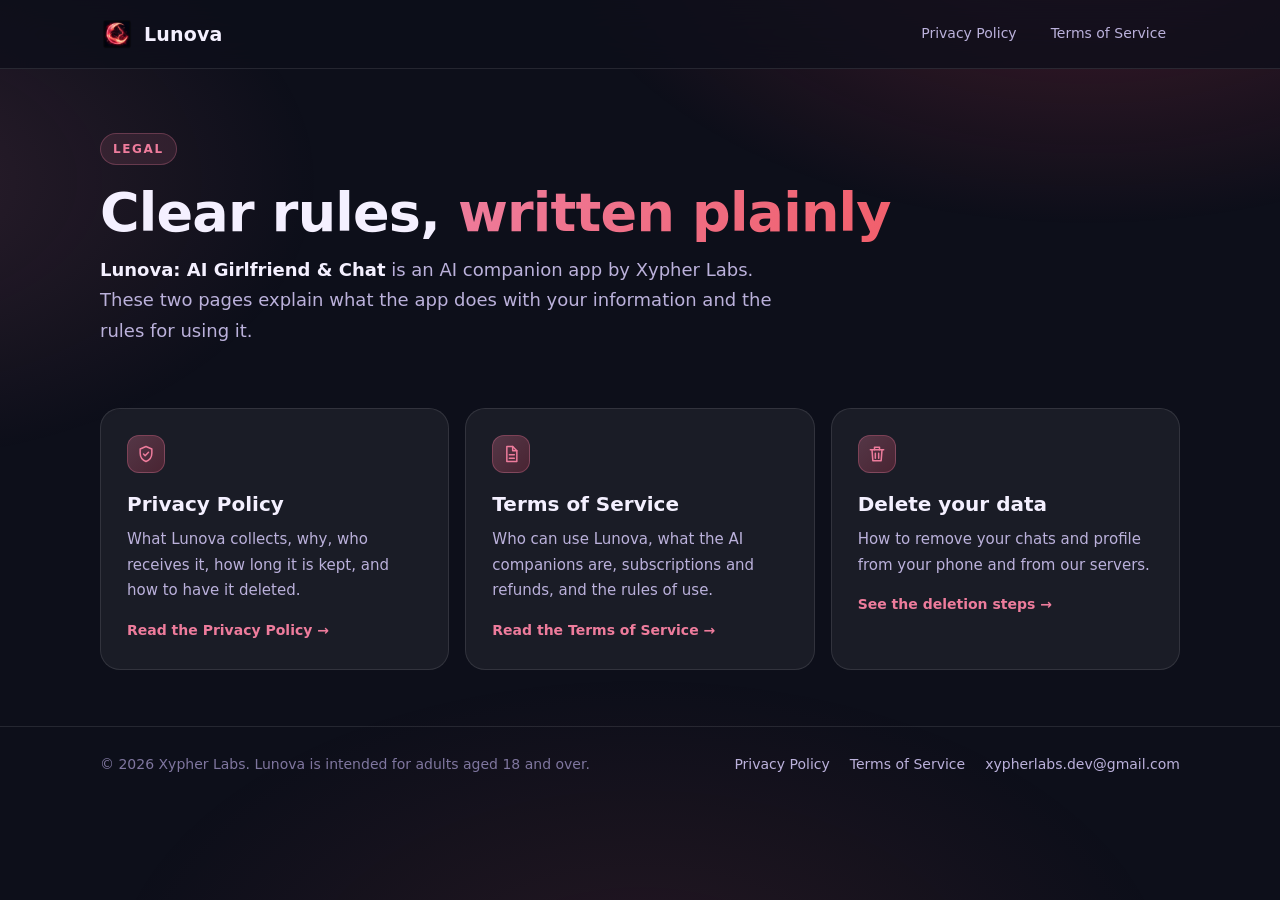
<file: index.html>
<!DOCTYPE html>
<html lang="en">
<head>
  <meta charset="utf-8">
  <meta name="viewport" content="width=device-width, initial-scale=1">
  <title>Lunova: AI Girlfriend &amp; Chat | Privacy Policy and Terms of Service</title>
  <meta name="description" content="Privacy Policy and Terms of Service for Lunova: AI Girlfriend &amp; Chat, an AI companion app by Xypher Labs.">
  <meta name="theme-color" content="#0D0F1A">
  <link rel="icon" type="image/png" href="icon.png">
  <link rel="stylesheet" href="style.css">
</head>
<body>

<header class="topbar">
  <div class="topbar-inner">
    <a class="brand" href="index.html" aria-label="Lunova home">
      <img src="icon.png" alt="" width="34" height="34">
      <span>Lunova</span>
    </a>
    <nav class="nav" aria-label="Legal pages">
      <a href="privacy.html">Privacy Policy</a>
      <a href="terms.html">Terms of Service</a>
    </nav>
  </div>
</header>

<main>
  <div class="hero">
    <span class="eyebrow">Legal</span>
    <h1>Clear rules, <span>written plainly</span></h1>
    <p class="lead"><strong>Lunova: AI Girlfriend &amp; Chat</strong> is an AI companion app by Xypher Labs. These two pages explain what the app does with your information and the rules for using it.</p>
  </div>

  <div class="links">
    <a class="card" href="privacy.html">
      <div class="icon"><svg viewBox="0 0 24 24" aria-hidden="true"><path d="M12 3l7 3v5c0 4.5-3 8.3-7 10-4-1.700-7-5.500-7-10V6l7-3z"/><path d="M9 12l2 2 4-4"/></svg></div>
      <h2>Privacy Policy</h2>
      <p>What Lunova collects, why, who receives it, how long it is kept, and how to have it deleted.</p>
      <span class="go">Read the Privacy Policy →</span>
    </a>
    <a class="card" href="terms.html">
      <div class="icon"><svg viewBox="0 0 24 24" aria-hidden="true"><path d="M7 3h7l5 5v13H7z"/><path d="M14 3v5h5"/><path d="M10 13h6M10 17h6"/></svg></div>
      <h2>Terms of Service</h2>
      <p>Who can use Lunova, what the AI companions are, subscriptions and refunds, and the rules of use.</p>
      <span class="go">Read the Terms of Service →</span>
    </a>
    <a class="card" href="privacy.html#delete-data">
      <div class="icon"><svg viewBox="0 0 24 24" aria-hidden="true"><path d="M4 7h16"/><path d="M9 7V4h6v3"/><path d="M6 7l1 13h10l1-13"/><path d="M10 11v6M14 11v6"/></svg></div>
      <h2>Delete your data</h2>
      <p>How to remove your chats and profile from your phone and from our servers.</p>
      <span class="go">See the deletion steps →</span>
    </a>
  </div>
</main>

<footer>
  <div class="footer-inner">
    <span>© 2026 Xypher Labs. Lunova is intended for adults aged 18 and over.</span>
    <nav aria-label="Footer">
      <a href="privacy.html">Privacy Policy</a>
      <a href="terms.html">Terms of Service</a>
      <a href="mailto:xypherlabs.dev@gmail.com">xypherlabs.dev@gmail.com</a>
    </nav>
  </div>
</footer>

</body>
</html>
</file>
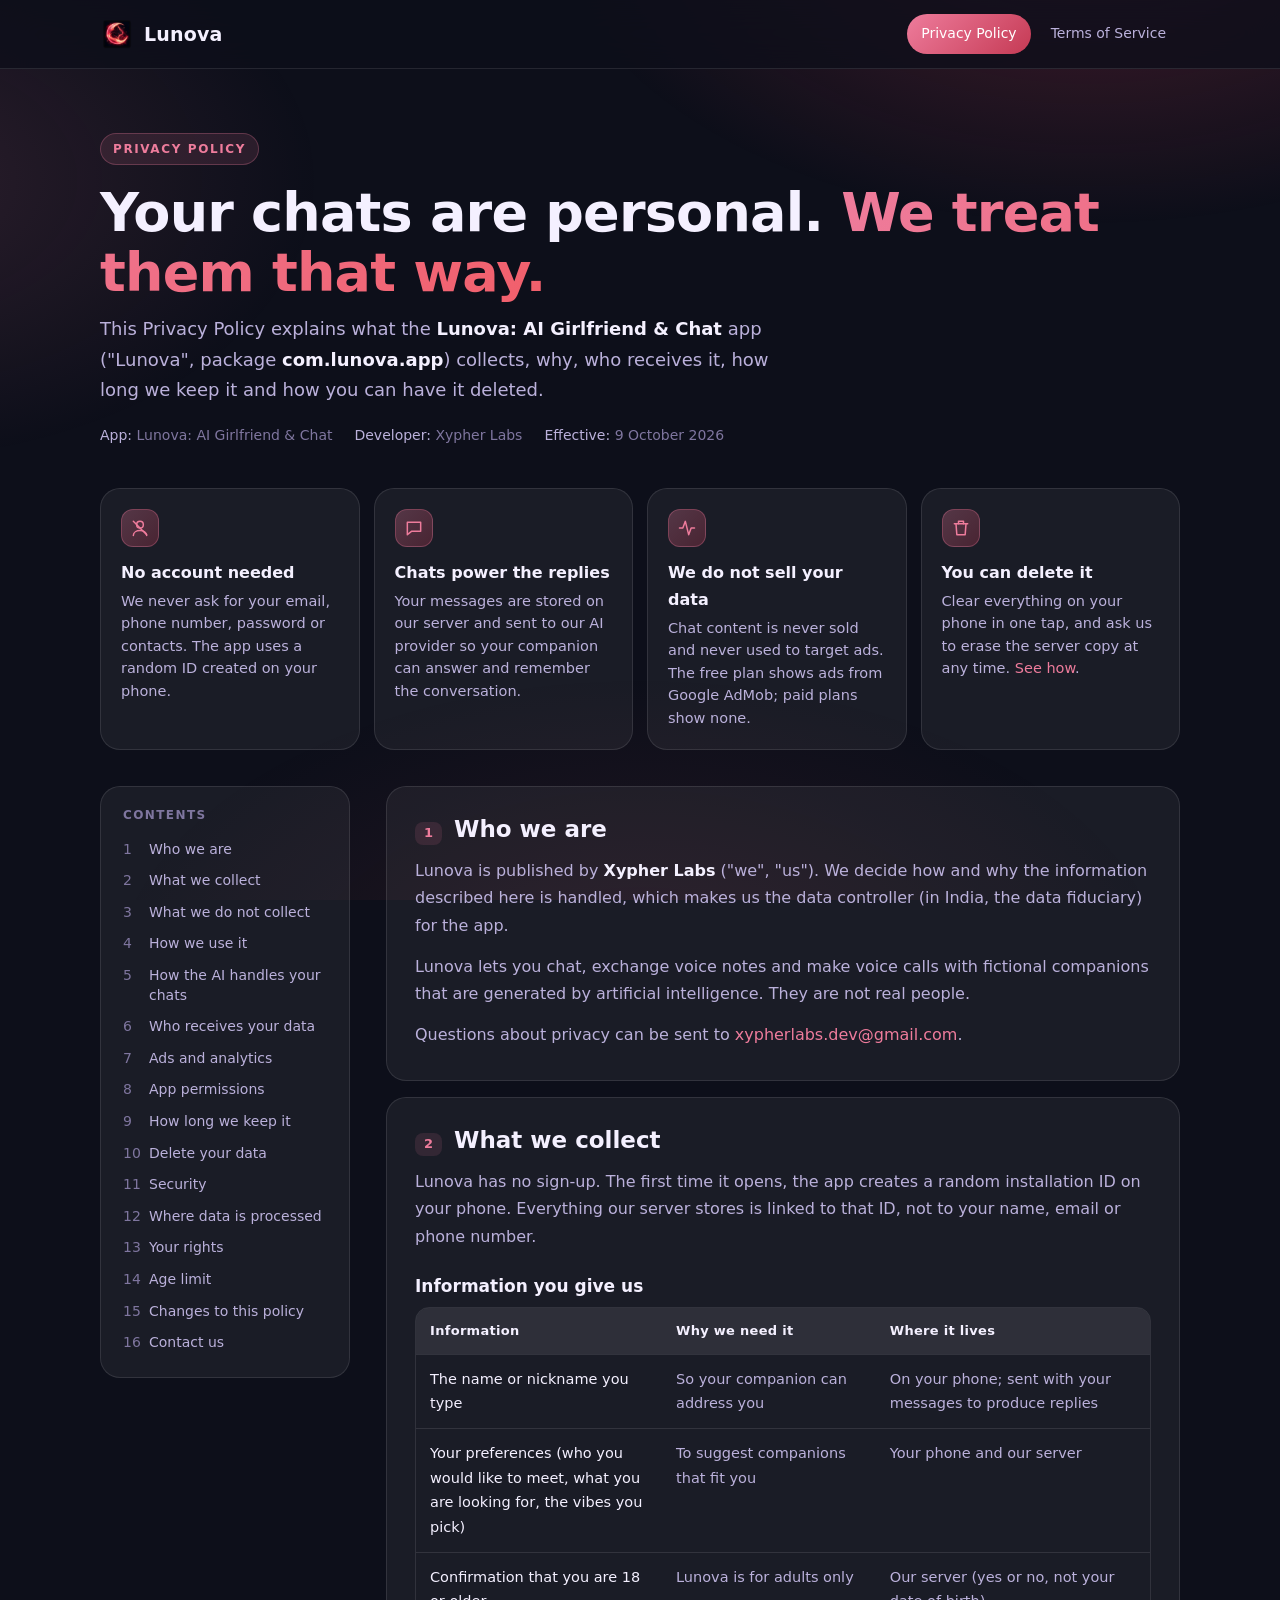
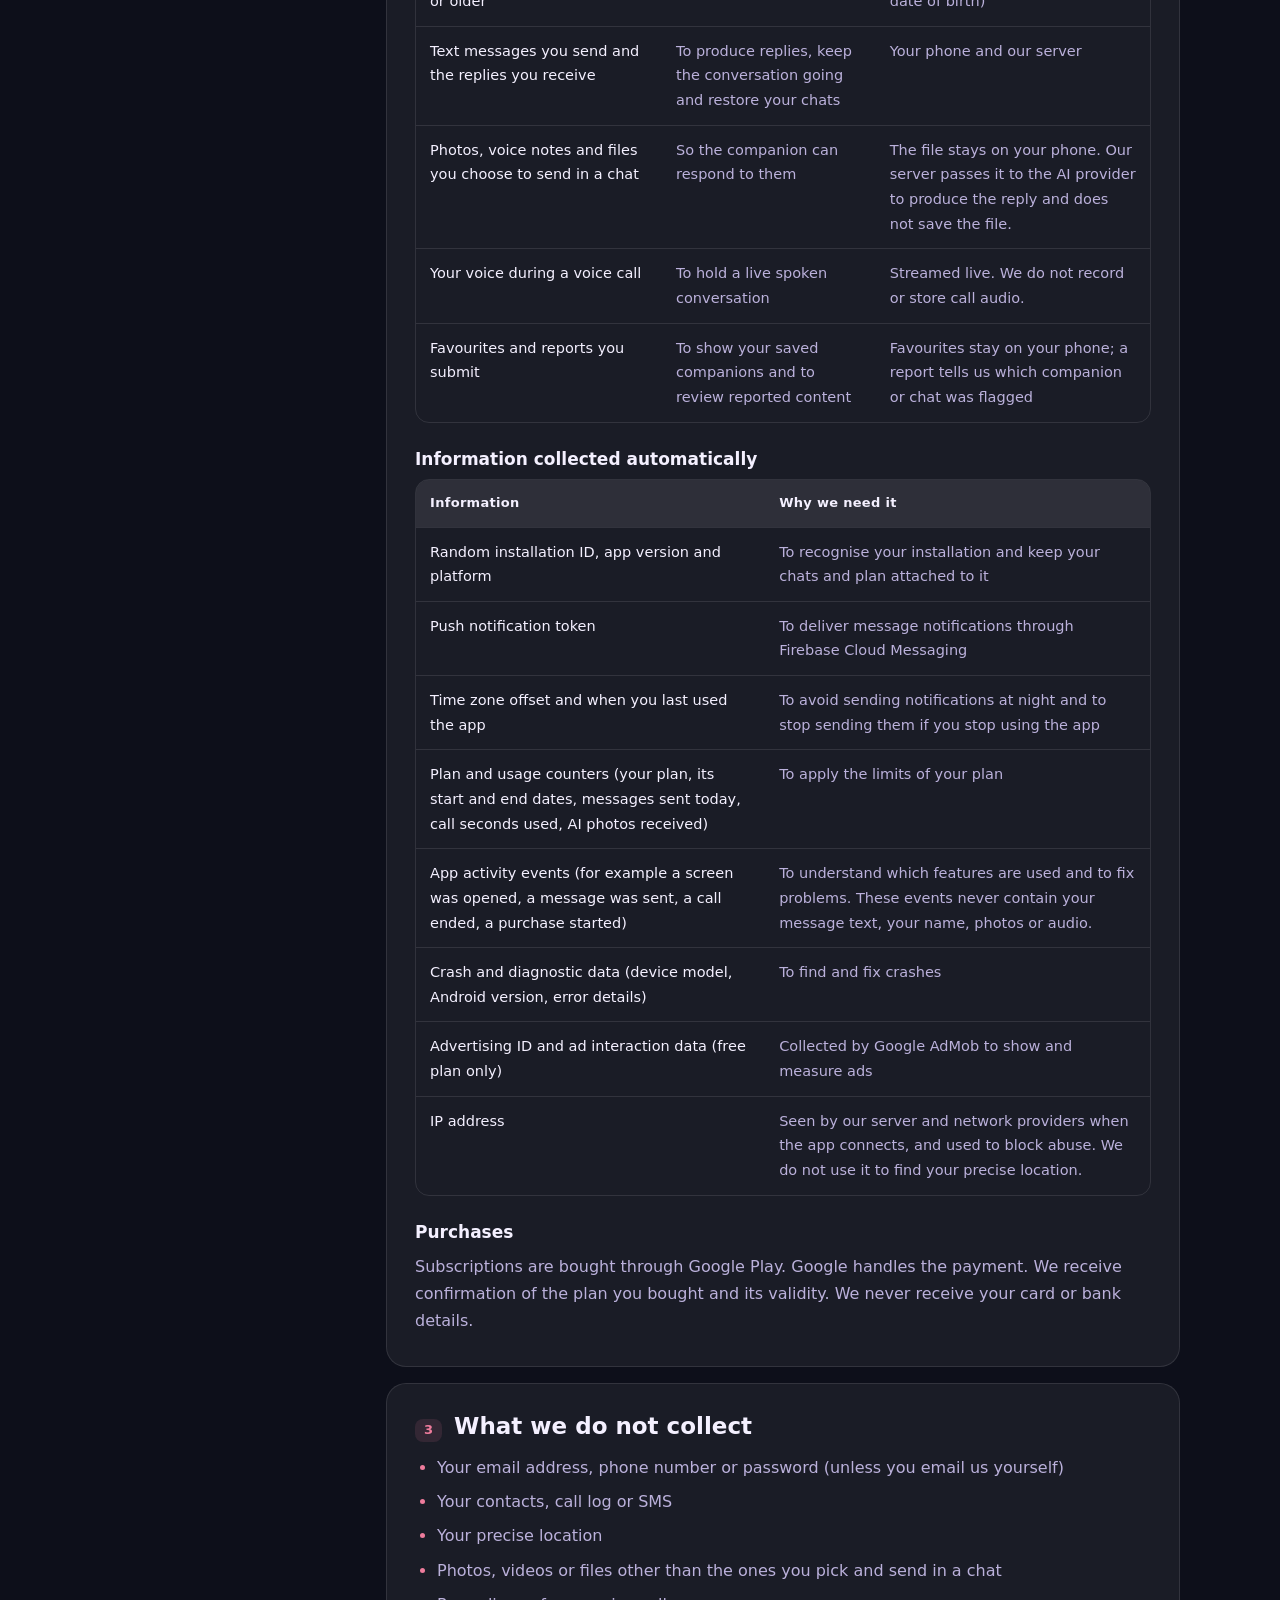
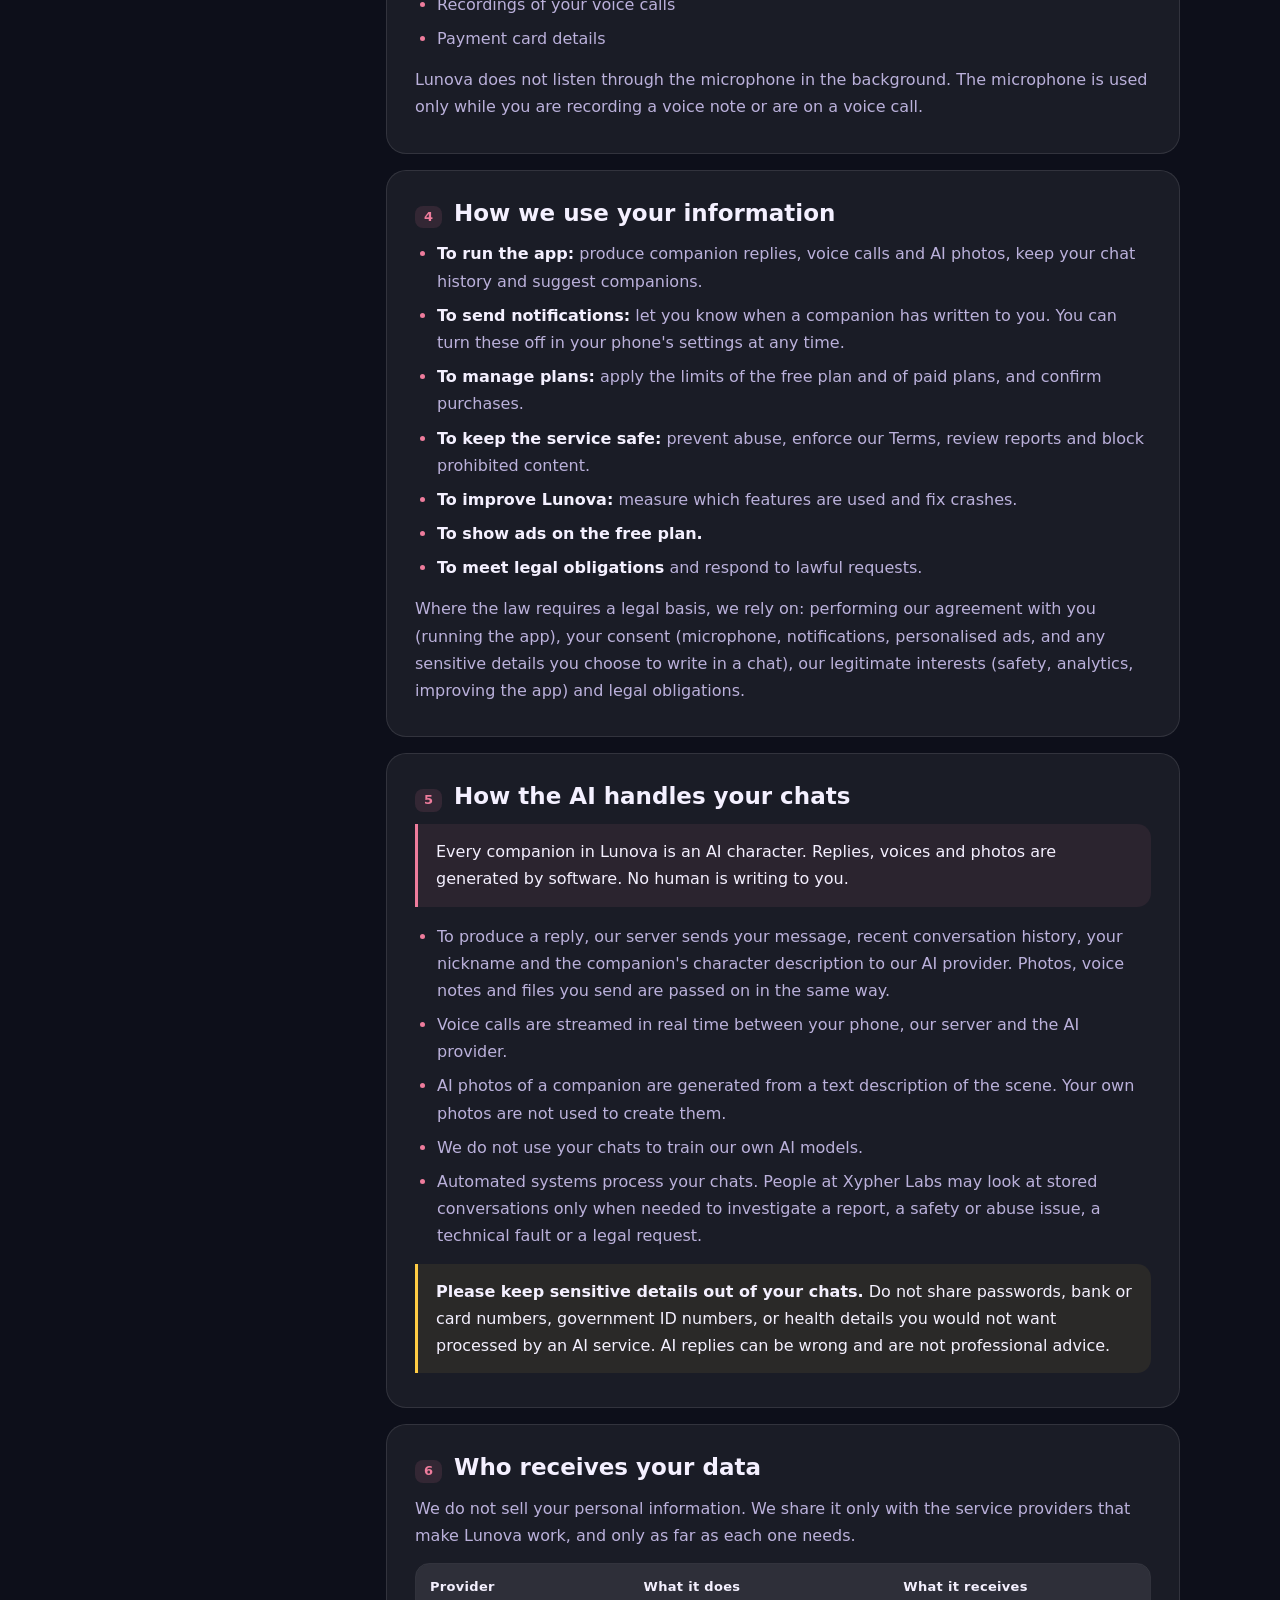
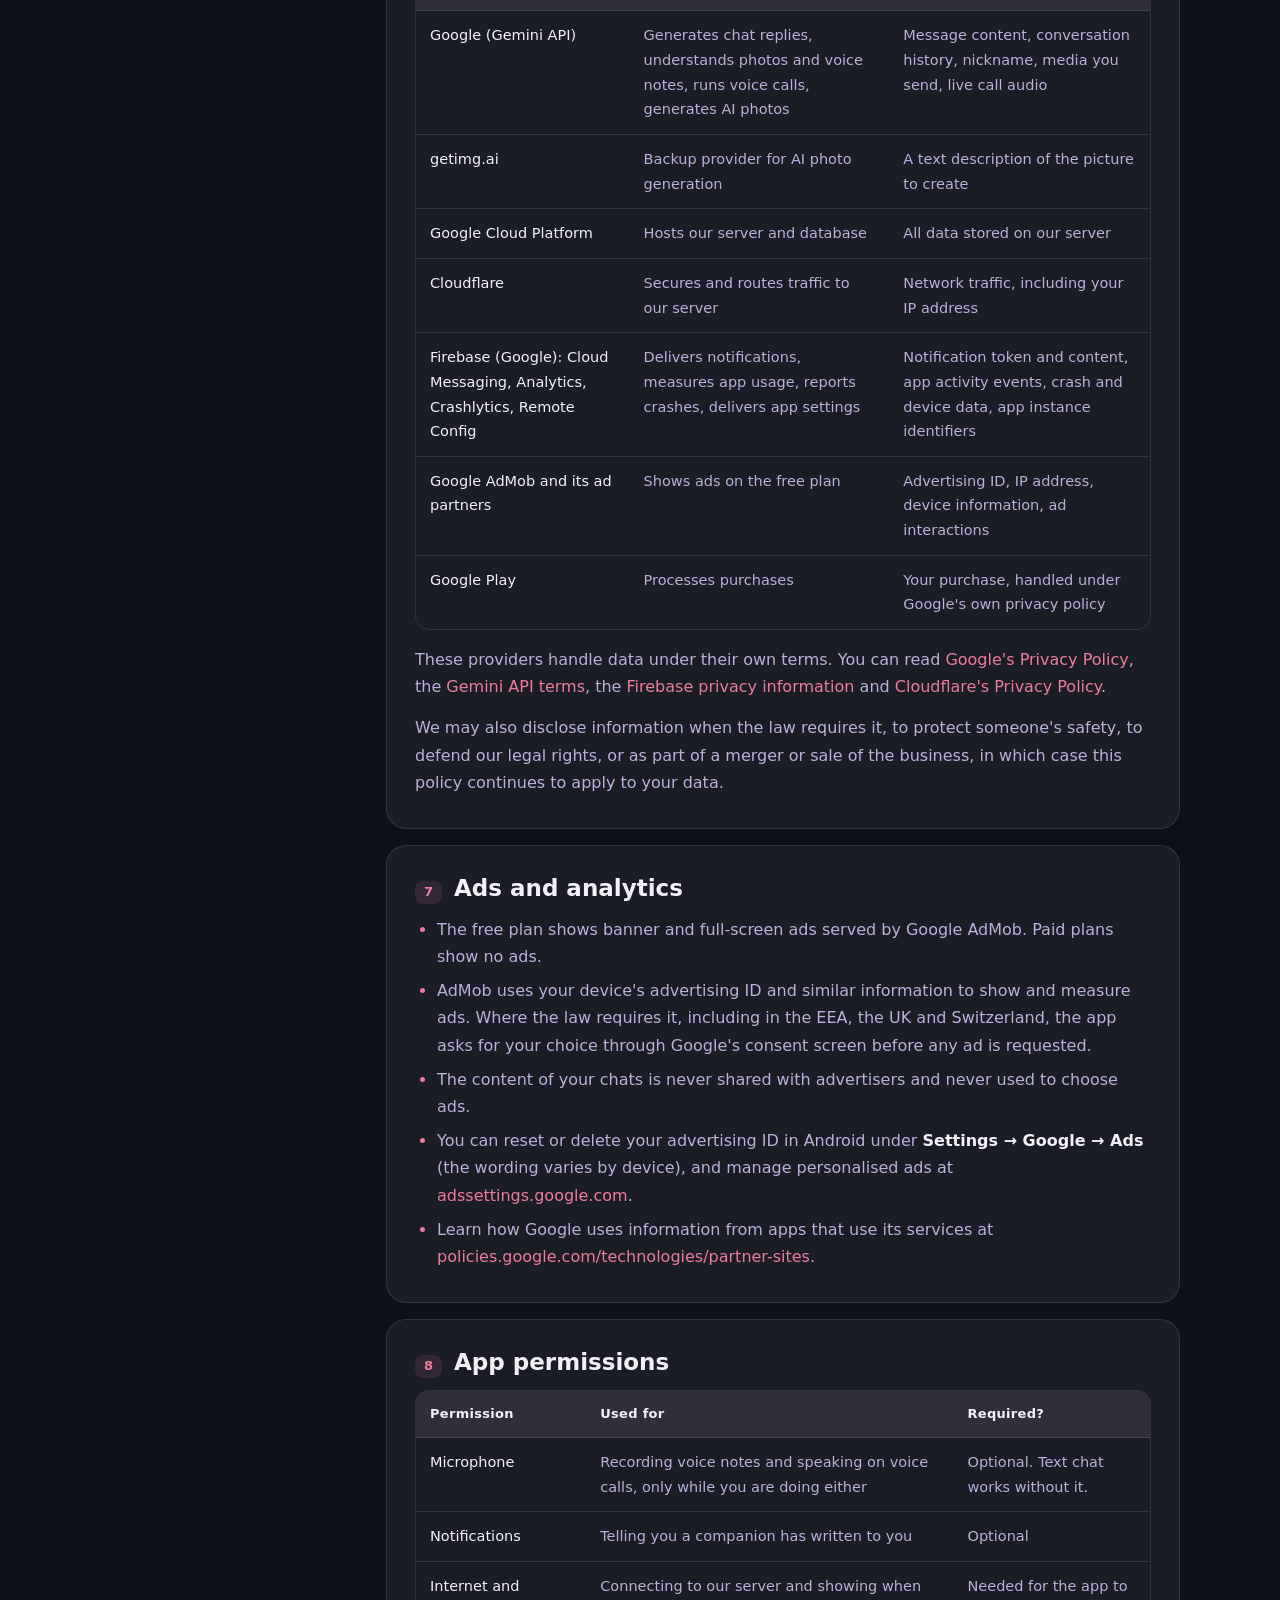
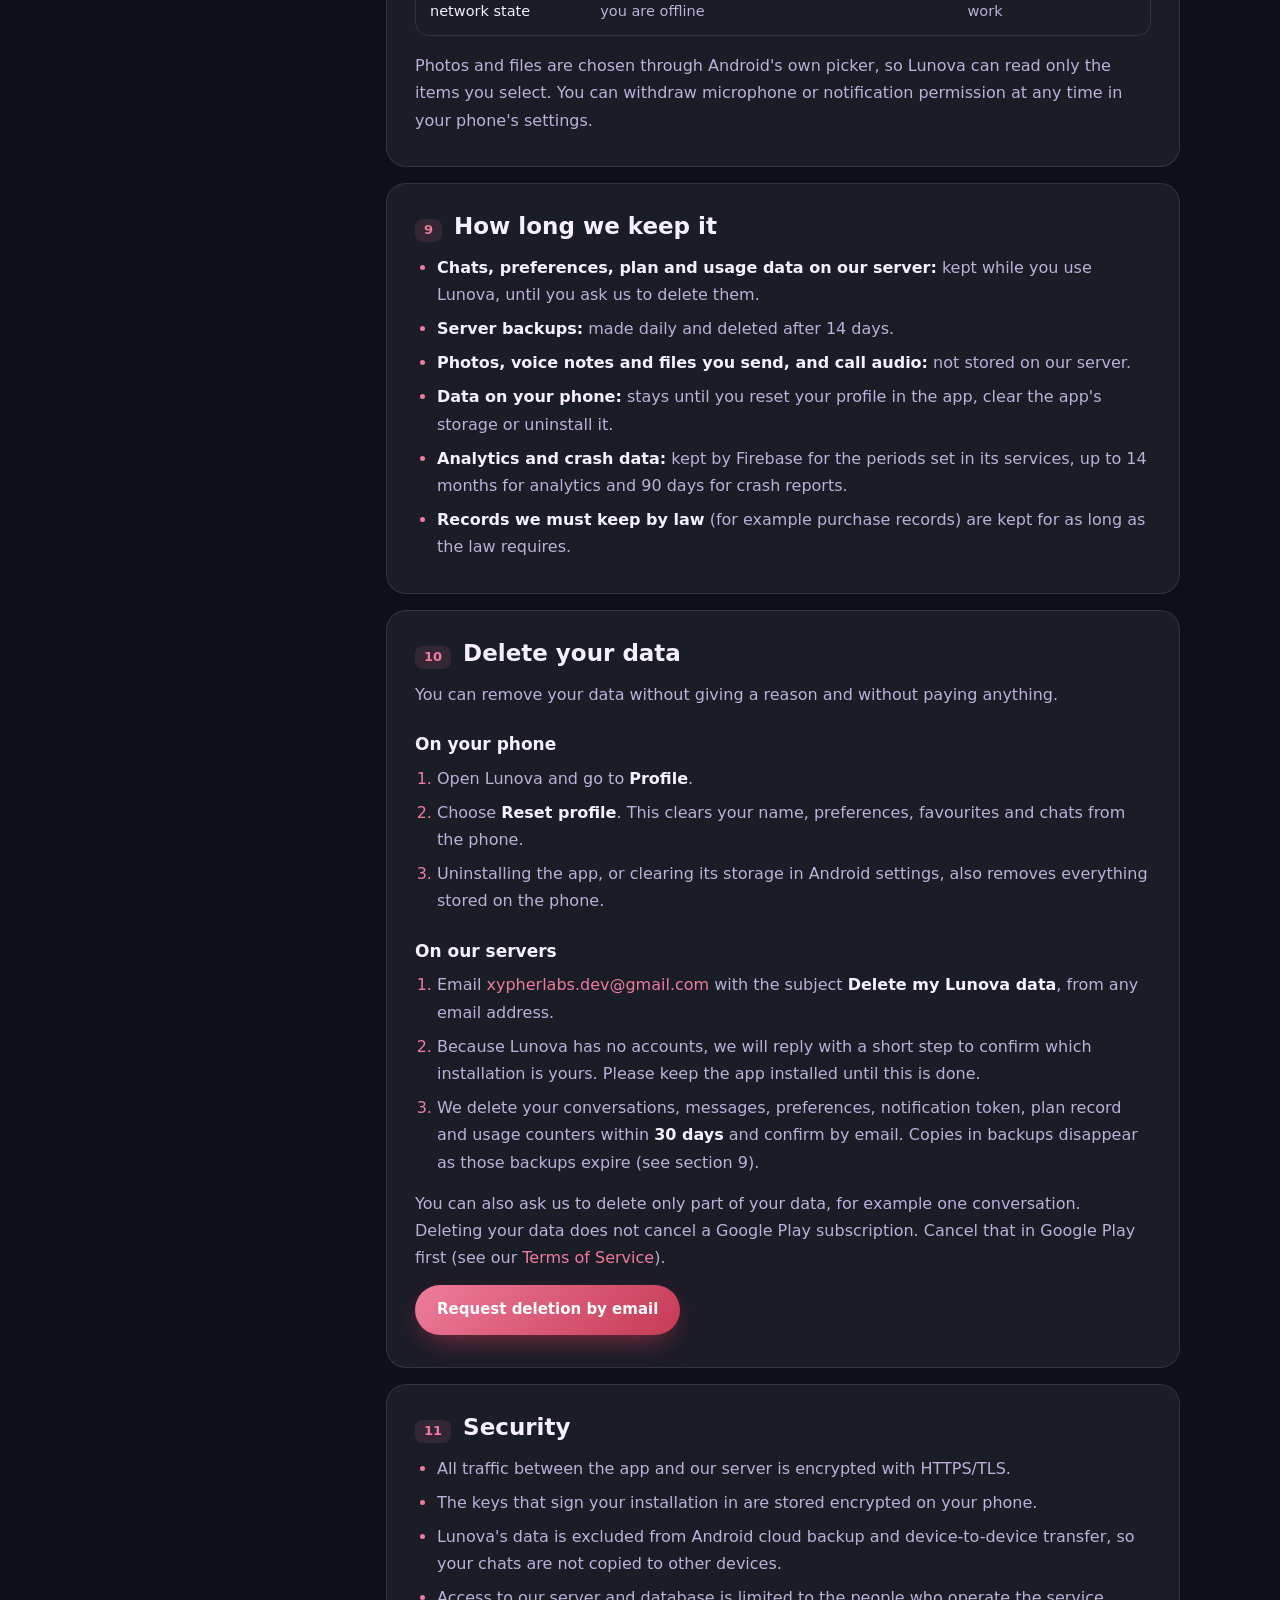
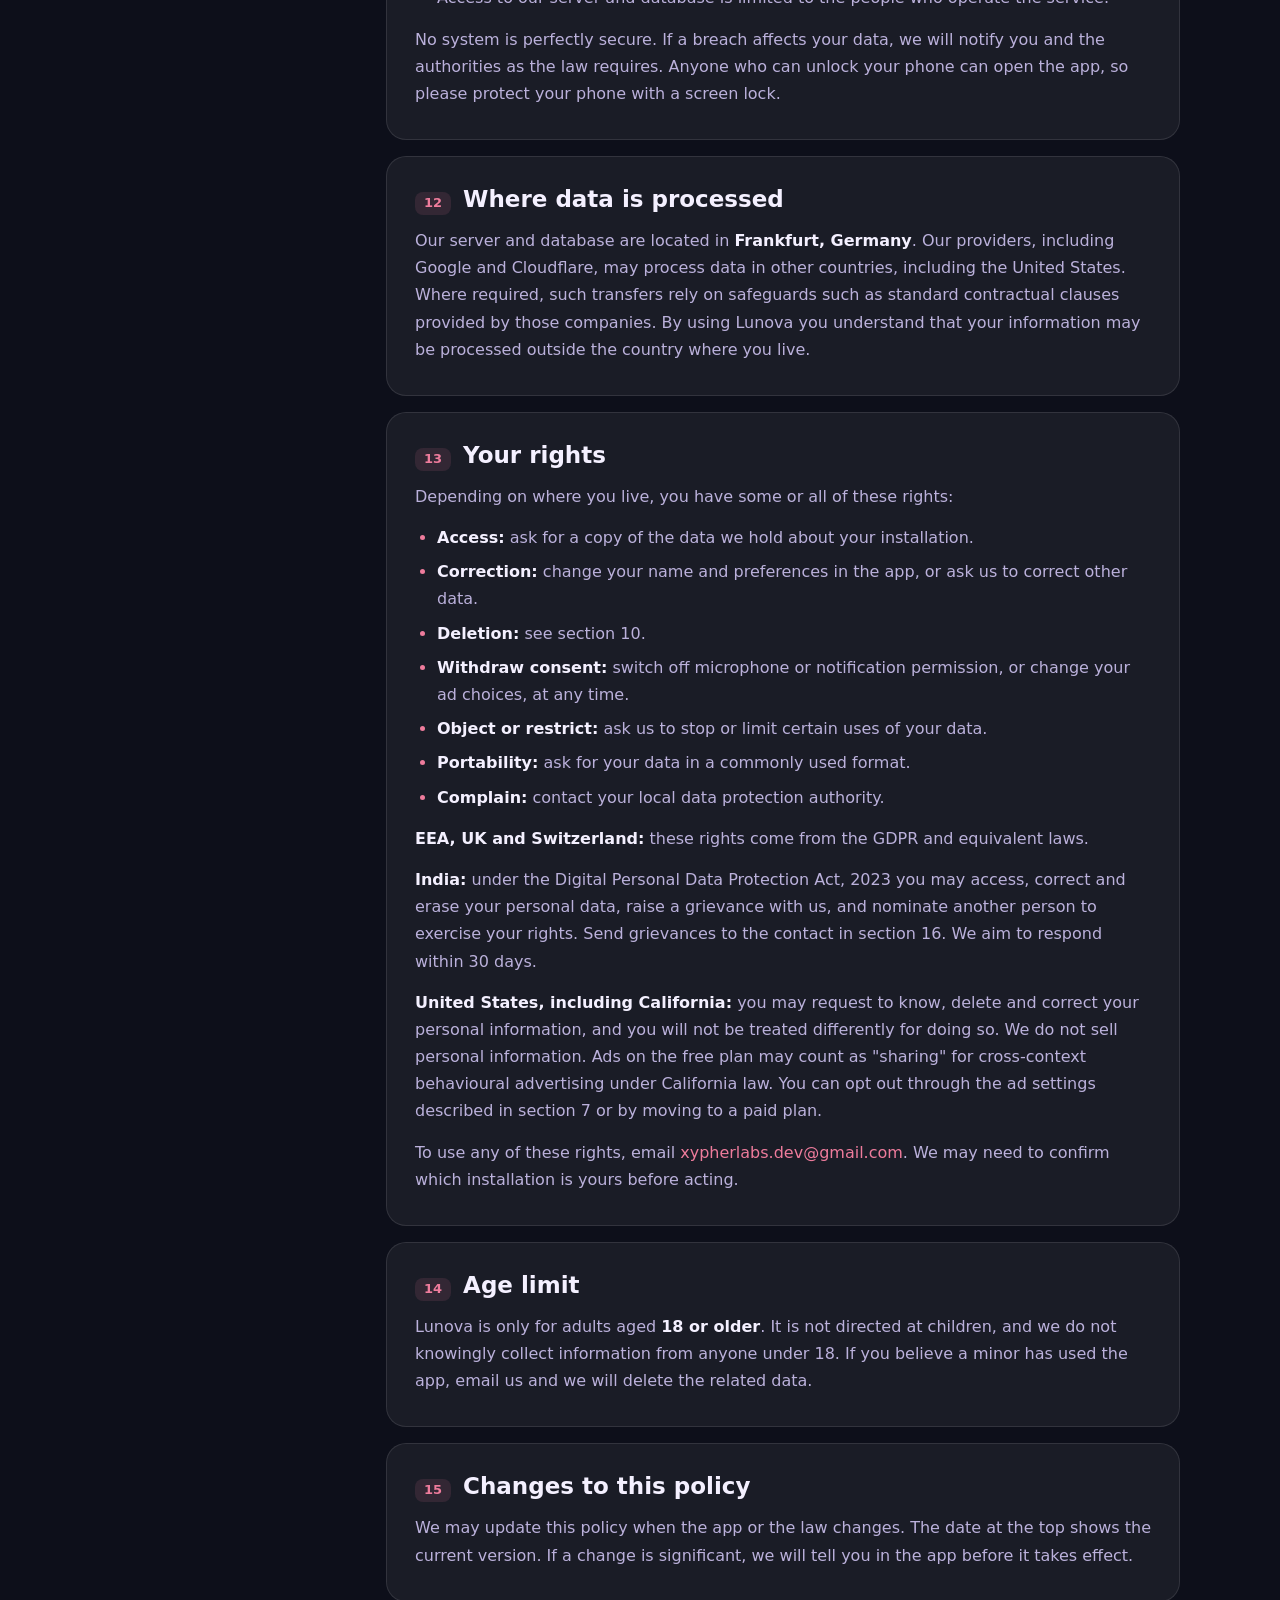
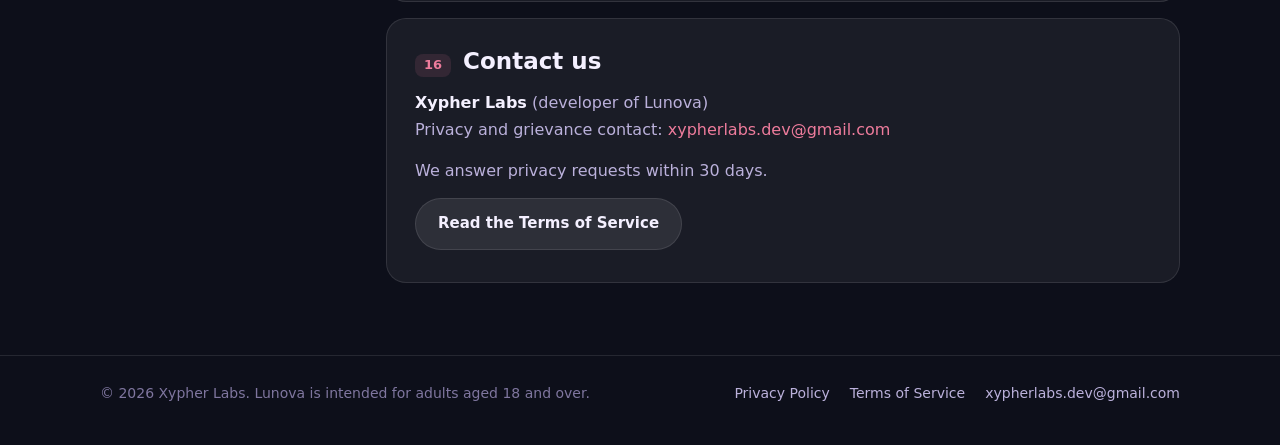
<file: privacy.html>
<!DOCTYPE html>
<html lang="en">
<head>
  <meta charset="utf-8">
  <meta name="viewport" content="width=device-width, initial-scale=1">
  <title>Privacy Policy | Lunova: AI Girlfriend &amp; Chat</title>
  <meta name="description" content="Privacy Policy for Lunova: AI Girlfriend &amp; Chat, an AI companion app by Xypher Labs: what data is collected, why, who receives it, how long it is kept and how to delete it.">
  <meta name="theme-color" content="#0D0F1A">
  <link rel="icon" type="image/png" href="icon.png">
  <link rel="stylesheet" href="style.css">
</head>
<body>

<header class="topbar">
  <div class="topbar-inner">
    <a class="brand" href="index.html" aria-label="Lunova home">
      <img src="icon.png" alt="" width="34" height="34">
      <span>Lunova</span>
    </a>
    <nav class="nav" aria-label="Legal pages">
      <a href="privacy.html" aria-current="page">Privacy Policy</a>
      <a href="terms.html">Terms of Service</a>
    </nav>
  </div>
</header>

<main>
  <div class="hero">
    <span class="eyebrow">Privacy Policy</span>
    <h1>Your chats are personal. <span>We treat them that way.</span></h1>
    <p class="lead">This Privacy Policy explains what the <strong>Lunova: AI Girlfriend &amp; Chat</strong> app ("Lunova", package <strong>com.lunova.app</strong>) collects, why, who receives it, how long we keep it and how you can have it deleted.</p>
    <div class="meta">
      <span><b>App:</b> Lunova: AI Girlfriend &amp; Chat</span>
      <span><b>Developer:</b> Xypher Labs</span>
      <span><b>Effective:</b> 9 October 2026</span>
    </div>
  </div>

  <div class="glance" aria-label="Summary">
    <div class="card">
      <div class="icon"><svg viewBox="0 0 24 24" aria-hidden="true"><circle cx="12" cy="8" r="4"/><path d="M4 21c0-4 4-6 8-6s8 2 8 6"/><path d="M4 4l16 16"/></svg></div>
      <h3>No account needed</h3>
      <p>We never ask for your email, phone number, password or contacts. The app uses a random ID created on your phone.</p>
    </div>
    <div class="card">
      <div class="icon"><svg viewBox="0 0 24 24" aria-hidden="true"><path d="M4 5h16v11H9l-5 4z"/></svg></div>
      <h3>Chats power the replies</h3>
      <p>Your messages are stored on our server and sent to our AI provider so your companion can answer and remember the conversation.</p>
    </div>
    <div class="card">
      <div class="icon"><svg viewBox="0 0 24 24" aria-hidden="true"><path d="M3 12h4l3-8 4 16 3-8h4"/></svg></div>
      <h3>We do not sell your data</h3>
      <p>Chat content is never sold and never used to target ads. The free plan shows ads from Google AdMob; paid plans show none.</p>
    </div>
    <div class="card">
      <div class="icon"><svg viewBox="0 0 24 24" aria-hidden="true"><path d="M4 7h16"/><path d="M9 7V4h6v3"/><path d="M6 7l1 13h10l1-13"/></svg></div>
      <h3>You can delete it</h3>
      <p>Clear everything on your phone in one tap, and ask us to erase the server copy at any time. <a href="#delete-data">See how</a>.</p>
    </div>
  </div>

  <div class="layout">
    <aside class="toc" aria-label="Contents">
      <h2>Contents</h2>
      <ol>
        <li><a href="#who">Who we are</a></li>
        <li><a href="#collect">What we collect</a></li>
        <li><a href="#not-collect">What we do not collect</a></li>
        <li><a href="#use">How we use it</a></li>
        <li><a href="#ai">How the AI handles your chats</a></li>
        <li><a href="#share">Who receives your data</a></li>
        <li><a href="#ads">Ads and analytics</a></li>
        <li><a href="#permissions">App permissions</a></li>
        <li><a href="#retention">How long we keep it</a></li>
        <li><a href="#delete-data">Delete your data</a></li>
        <li><a href="#security">Security</a></li>
        <li><a href="#transfers">Where data is processed</a></li>
        <li><a href="#rights">Your rights</a></li>
        <li><a href="#children">Age limit</a></li>
        <li><a href="#changes">Changes to this policy</a></li>
        <li><a href="#contact">Contact us</a></li>
      </ol>
    </aside>

    <article class="doc">

      <section id="who">
        <h2><span class="num">1</span>Who we are</h2>
        <p>Lunova is published by <strong>Xypher Labs</strong> ("we", "us"). We decide how and why the information described here is handled, which makes us the data controller (in India, the data fiduciary) for the app.</p>
        <p>Lunova lets you chat, exchange voice notes and make voice calls with fictional companions that are generated by artificial intelligence. They are not real people.</p>
        <p>Questions about privacy can be sent to <a href="mailto:xypherlabs.dev@gmail.com">xypherlabs.dev@gmail.com</a>.</p>
      </section>

      <section id="collect">
        <h2><span class="num">2</span>What we collect</h2>
        <p>Lunova has no sign-up. The first time it opens, the app creates a random installation ID on your phone. Everything our server stores is linked to that ID, not to your name, email or phone number.</p>

        <h3>Information you give us</h3>
        <div class="table-wrap">
          <table>
            <thead><tr><th>Information</th><th>Why we need it</th><th>Where it lives</th></tr></thead>
            <tbody>
              <tr><td>The name or nickname you type</td><td>So your companion can address you</td><td>On your phone; sent with your messages to produce replies</td></tr>
              <tr><td>Your preferences (who you would like to meet, what you are looking for, the vibes you pick)</td><td>To suggest companions that fit you</td><td>Your phone and our server</td></tr>
              <tr><td>Confirmation that you are 18 or older</td><td>Lunova is for adults only</td><td>Our server (yes or no, not your date of birth)</td></tr>
              <tr><td>Text messages you send and the replies you receive</td><td>To produce replies, keep the conversation going and restore your chats</td><td>Your phone and our server</td></tr>
              <tr><td>Photos, voice notes and files you choose to send in a chat</td><td>So the companion can respond to them</td><td>The file stays on your phone. Our server passes it to the AI provider to produce the reply and does not save the file.</td></tr>
              <tr><td>Your voice during a voice call</td><td>To hold a live spoken conversation</td><td>Streamed live. We do not record or store call audio.</td></tr>
              <tr><td>Favourites and reports you submit</td><td>To show your saved companions and to review reported content</td><td>Favourites stay on your phone; a report tells us which companion or chat was flagged</td></tr>
            </tbody>
          </table>
        </div>

        <h3>Information collected automatically</h3>
        <div class="table-wrap">
          <table>
            <thead><tr><th>Information</th><th>Why we need it</th></tr></thead>
            <tbody>
              <tr><td>Random installation ID, app version and platform</td><td>To recognise your installation and keep your chats and plan attached to it</td></tr>
              <tr><td>Push notification token</td><td>To deliver message notifications through Firebase Cloud Messaging</td></tr>
              <tr><td>Time zone offset and when you last used the app</td><td>To avoid sending notifications at night and to stop sending them if you stop using the app</td></tr>
              <tr><td>Plan and usage counters (your plan, its start and end dates, messages sent today, call seconds used, AI photos received)</td><td>To apply the limits of your plan</td></tr>
              <tr><td>App activity events (for example a screen was opened, a message was sent, a call ended, a purchase started)</td><td>To understand which features are used and to fix problems. These events never contain your message text, your name, photos or audio.</td></tr>
              <tr><td>Crash and diagnostic data (device model, Android version, error details)</td><td>To find and fix crashes</td></tr>
              <tr><td>Advertising ID and ad interaction data (free plan only)</td><td>Collected by Google AdMob to show and measure ads</td></tr>
              <tr><td>IP address</td><td>Seen by our server and network providers when the app connects, and used to block abuse. We do not use it to find your precise location.</td></tr>
            </tbody>
          </table>
        </div>

        <h3>Purchases</h3>
        <p>Subscriptions are bought through Google Play. Google handles the payment. We receive confirmation of the plan you bought and its validity. We never receive your card or bank details.</p>
      </section>

      <section id="not-collect">
        <h2><span class="num">3</span>What we do not collect</h2>
        <ul>
          <li>Your email address, phone number or password (unless you email us yourself)</li>
          <li>Your contacts, call log or SMS</li>
          <li>Your precise location</li>
          <li>Photos, videos or files other than the ones you pick and send in a chat</li>
          <li>Recordings of your voice calls</li>
          <li>Payment card details</li>
        </ul>
        <p>Lunova does not listen through the microphone in the background. The microphone is used only while you are recording a voice note or are on a voice call.</p>
      </section>

      <section id="use">
        <h2><span class="num">4</span>How we use your information</h2>
        <ul>
          <li><strong>To run the app:</strong> produce companion replies, voice calls and AI photos, keep your chat history and suggest companions.</li>
          <li><strong>To send notifications:</strong> let you know when a companion has written to you. You can turn these off in your phone's settings at any time.</li>
          <li><strong>To manage plans:</strong> apply the limits of the free plan and of paid plans, and confirm purchases.</li>
          <li><strong>To keep the service safe:</strong> prevent abuse, enforce our Terms, review reports and block prohibited content.</li>
          <li><strong>To improve Lunova:</strong> measure which features are used and fix crashes.</li>
          <li><strong>To show ads on the free plan.</strong></li>
          <li><strong>To meet legal obligations</strong> and respond to lawful requests.</li>
        </ul>
        <p>Where the law requires a legal basis, we rely on: performing our agreement with you (running the app), your consent (microphone, notifications, personalised ads, and any sensitive details you choose to write in a chat), our legitimate interests (safety, analytics, improving the app) and legal obligations.</p>
      </section>

      <section id="ai">
        <h2><span class="num">5</span>How the AI handles your chats</h2>
        <div class="note">
          <p>Every companion in Lunova is an AI character. Replies, voices and photos are generated by software. No human is writing to you.</p>
        </div>
        <ul>
          <li>To produce a reply, our server sends your message, recent conversation history, your nickname and the companion's character description to our AI provider. Photos, voice notes and files you send are passed on in the same way.</li>
          <li>Voice calls are streamed in real time between your phone, our server and the AI provider.</li>
          <li>AI photos of a companion are generated from a text description of the scene. Your own photos are not used to create them.</li>
          <li>We do not use your chats to train our own AI models.</li>
          <li>Automated systems process your chats. People at Xypher Labs may look at stored conversations only when needed to investigate a report, a safety or abuse issue, a technical fault or a legal request.</li>
        </ul>
        <div class="note gold">
          <p><strong>Please keep sensitive details out of your chats.</strong> Do not share passwords, bank or card numbers, government ID numbers, or health details you would not want processed by an AI service. AI replies can be wrong and are not professional advice.</p>
        </div>
      </section>

      <section id="share">
        <h2><span class="num">6</span>Who receives your data</h2>
        <p>We do not sell your personal information. We share it only with the service providers that make Lunova work, and only as far as each one needs.</p>
        <div class="table-wrap">
          <table>
            <thead><tr><th>Provider</th><th>What it does</th><th>What it receives</th></tr></thead>
            <tbody>
              <tr><td>Google (Gemini API)</td><td>Generates chat replies, understands photos and voice notes, runs voice calls, generates AI photos</td><td>Message content, conversation history, nickname, media you send, live call audio</td></tr>
              <tr><td>getimg.ai</td><td>Backup provider for AI photo generation</td><td>A text description of the picture to create</td></tr>
              <tr><td>Google Cloud Platform</td><td>Hosts our server and database</td><td>All data stored on our server</td></tr>
              <tr><td>Cloudflare</td><td>Secures and routes traffic to our server</td><td>Network traffic, including your IP address</td></tr>
              <tr><td>Firebase (Google): Cloud Messaging, Analytics, Crashlytics, Remote Config</td><td>Delivers notifications, measures app usage, reports crashes, delivers app settings</td><td>Notification token and content, app activity events, crash and device data, app instance identifiers</td></tr>
              <tr><td>Google AdMob and its ad partners</td><td>Shows ads on the free plan</td><td>Advertising ID, IP address, device information, ad interactions</td></tr>
              <tr><td>Google Play</td><td>Processes purchases</td><td>Your purchase, handled under Google's own privacy policy</td></tr>
            </tbody>
          </table>
        </div>
        <p>These providers handle data under their own terms. You can read <a href="https://policies.google.com/privacy" rel="noopener">Google's Privacy Policy</a>, the <a href="https://ai.google.dev/gemini-api/terms" rel="noopener">Gemini API terms</a>, the <a href="https://firebase.google.com/support/privacy" rel="noopener">Firebase privacy information</a> and <a href="https://www.cloudflare.com/privacypolicy/" rel="noopener">Cloudflare's Privacy Policy</a>.</p>
        <p>We may also disclose information when the law requires it, to protect someone's safety, to defend our legal rights, or as part of a merger or sale of the business, in which case this policy continues to apply to your data.</p>
      </section>

      <section id="ads">
        <h2><span class="num">7</span>Ads and analytics</h2>
        <ul>
          <li>The free plan shows banner and full-screen ads served by Google AdMob. Paid plans show no ads.</li>
          <li>AdMob uses your device's advertising ID and similar information to show and measure ads. Where the law requires it, including in the EEA, the UK and Switzerland, the app asks for your choice through Google's consent screen before any ad is requested.</li>
          <li>The content of your chats is never shared with advertisers and never used to choose ads.</li>
          <li>You can reset or delete your advertising ID in Android under <strong>Settings → Google → Ads</strong> (the wording varies by device), and manage personalised ads at <a href="https://adssettings.google.com" rel="noopener">adssettings.google.com</a>.</li>
          <li>Learn how Google uses information from apps that use its services at <a href="https://policies.google.com/technologies/partner-sites" rel="noopener">policies.google.com/technologies/partner-sites</a>.</li>
        </ul>
      </section>

      <section id="permissions">
        <h2><span class="num">8</span>App permissions</h2>
        <div class="table-wrap">
          <table>
            <thead><tr><th>Permission</th><th>Used for</th><th>Required?</th></tr></thead>
            <tbody>
              <tr><td>Microphone</td><td>Recording voice notes and speaking on voice calls, only while you are doing either</td><td>Optional. Text chat works without it.</td></tr>
              <tr><td>Notifications</td><td>Telling you a companion has written to you</td><td>Optional</td></tr>
              <tr><td>Internet and network state</td><td>Connecting to our server and showing when you are offline</td><td>Needed for the app to work</td></tr>
            </tbody>
          </table>
        </div>
        <p>Photos and files are chosen through Android's own picker, so Lunova can read only the items you select. You can withdraw microphone or notification permission at any time in your phone's settings.</p>
      </section>

      <section id="retention">
        <h2><span class="num">9</span>How long we keep it</h2>
        <ul>
          <li><strong>Chats, preferences, plan and usage data on our server:</strong> kept while you use Lunova, until you ask us to delete them.</li>
          <li><strong>Server backups:</strong> made daily and deleted after 14 days.</li>
          <li><strong>Photos, voice notes and files you send, and call audio:</strong> not stored on our server.</li>
          <li><strong>Data on your phone:</strong> stays until you reset your profile in the app, clear the app's storage or uninstall it.</li>
          <li><strong>Analytics and crash data:</strong> kept by Firebase for the periods set in its services, up to 14 months for analytics and 90 days for crash reports.</li>
          <li><strong>Records we must keep by law</strong> (for example purchase records) are kept for as long as the law requires.</li>
        </ul>
      </section>

      <section id="delete-data">
        <h2><span class="num">10</span>Delete your data</h2>
        <p>You can remove your data without giving a reason and without paying anything.</p>
        <h3>On your phone</h3>
        <ol>
          <li>Open Lunova and go to <strong>Profile</strong>.</li>
          <li>Choose <strong>Reset profile</strong>. This clears your name, preferences, favourites and chats from the phone.</li>
          <li>Uninstalling the app, or clearing its storage in Android settings, also removes everything stored on the phone.</li>
        </ol>
        <h3>On our servers</h3>
        <ol>
          <li>Email <a href="mailto:xypherlabs.dev@gmail.com?subject=Delete%20my%20Lunova%20data">xypherlabs.dev@gmail.com</a> with the subject <strong>Delete my Lunova data</strong>, from any email address.</li>
          <li>Because Lunova has no accounts, we will reply with a short step to confirm which installation is yours. Please keep the app installed until this is done.</li>
          <li>We delete your conversations, messages, preferences, notification token, plan record and usage counters within <strong>30 days</strong> and confirm by email. Copies in backups disappear as those backups expire (see section 9).</li>
        </ol>
        <p>You can also ask us to delete only part of your data, for example one conversation. Deleting your data does not cancel a Google Play subscription. Cancel that in Google Play first (see our <a href="terms.html#subscriptions">Terms of Service</a>).</p>
        <p><a class="btn" href="mailto:xypherlabs.dev@gmail.com?subject=Delete%20my%20Lunova%20data">Request deletion by email</a></p>
      </section>

      <section id="security">
        <h2><span class="num">11</span>Security</h2>
        <ul>
          <li>All traffic between the app and our server is encrypted with HTTPS/TLS.</li>
          <li>The keys that sign your installation in are stored encrypted on your phone.</li>
          <li>Lunova's data is excluded from Android cloud backup and device-to-device transfer, so your chats are not copied to other devices.</li>
          <li>Access to our server and database is limited to the people who operate the service.</li>
        </ul>
        <p>No system is perfectly secure. If a breach affects your data, we will notify you and the authorities as the law requires. Anyone who can unlock your phone can open the app, so please protect your phone with a screen lock.</p>
      </section>

      <section id="transfers">
        <h2><span class="num">12</span>Where data is processed</h2>
        <p>Our server and database are located in <strong>Frankfurt, Germany</strong>. Our providers, including Google and Cloudflare, may process data in other countries, including the United States. Where required, such transfers rely on safeguards such as standard contractual clauses provided by those companies. By using Lunova you understand that your information may be processed outside the country where you live.</p>
      </section>

      <section id="rights">
        <h2><span class="num">13</span>Your rights</h2>
        <p>Depending on where you live, you have some or all of these rights:</p>
        <ul>
          <li><strong>Access:</strong> ask for a copy of the data we hold about your installation.</li>
          <li><strong>Correction:</strong> change your name and preferences in the app, or ask us to correct other data.</li>
          <li><strong>Deletion:</strong> see section 10.</li>
          <li><strong>Withdraw consent:</strong> switch off microphone or notification permission, or change your ad choices, at any time.</li>
          <li><strong>Object or restrict:</strong> ask us to stop or limit certain uses of your data.</li>
          <li><strong>Portability:</strong> ask for your data in a commonly used format.</li>
          <li><strong>Complain:</strong> contact your local data protection authority.</li>
        </ul>
        <p><strong>EEA, UK and Switzerland:</strong> these rights come from the GDPR and equivalent laws.</p>
        <p><strong>India:</strong> under the Digital Personal Data Protection Act, 2023 you may access, correct and erase your personal data, raise a grievance with us, and nominate another person to exercise your rights. Send grievances to the contact in section 16. We aim to respond within 30 days.</p>
        <p><strong>United States, including California:</strong> you may request to know, delete and correct your personal information, and you will not be treated differently for doing so. We do not sell personal information. Ads on the free plan may count as "sharing" for cross-context behavioural advertising under California law. You can opt out through the ad settings described in section 7 or by moving to a paid plan.</p>
        <p>To use any of these rights, email <a href="mailto:xypherlabs.dev@gmail.com">xypherlabs.dev@gmail.com</a>. We may need to confirm which installation is yours before acting.</p>
      </section>

      <section id="children">
        <h2><span class="num">14</span>Age limit</h2>
        <p>Lunova is only for adults aged <strong>18 or older</strong>. It is not directed at children, and we do not knowingly collect information from anyone under 18. If you believe a minor has used the app, email us and we will delete the related data.</p>
      </section>

      <section id="changes">
        <h2><span class="num">15</span>Changes to this policy</h2>
        <p>We may update this policy when the app or the law changes. The date at the top shows the current version. If a change is significant, we will tell you in the app before it takes effect.</p>
      </section>

      <section id="contact">
        <h2><span class="num">16</span>Contact us</h2>
        <p><strong>Xypher Labs</strong> (developer of Lunova)<br>
        Privacy and grievance contact: <a href="mailto:xypherlabs.dev@gmail.com">xypherlabs.dev@gmail.com</a></p>
        <p>We answer privacy requests within 30 days.</p>
        <p><a class="btn ghost" href="terms.html">Read the Terms of Service</a></p>
      </section>

    </article>
  </div>
</main>

<footer>
  <div class="footer-inner">
    <span>© 2026 Xypher Labs. Lunova is intended for adults aged 18 and over.</span>
    <nav aria-label="Footer">
      <a href="privacy.html">Privacy Policy</a>
      <a href="terms.html">Terms of Service</a>
      <a href="mailto:xypherlabs.dev@gmail.com">xypherlabs.dev@gmail.com</a>
    </nav>
  </div>
</footer>

</body>
</html>
</file>
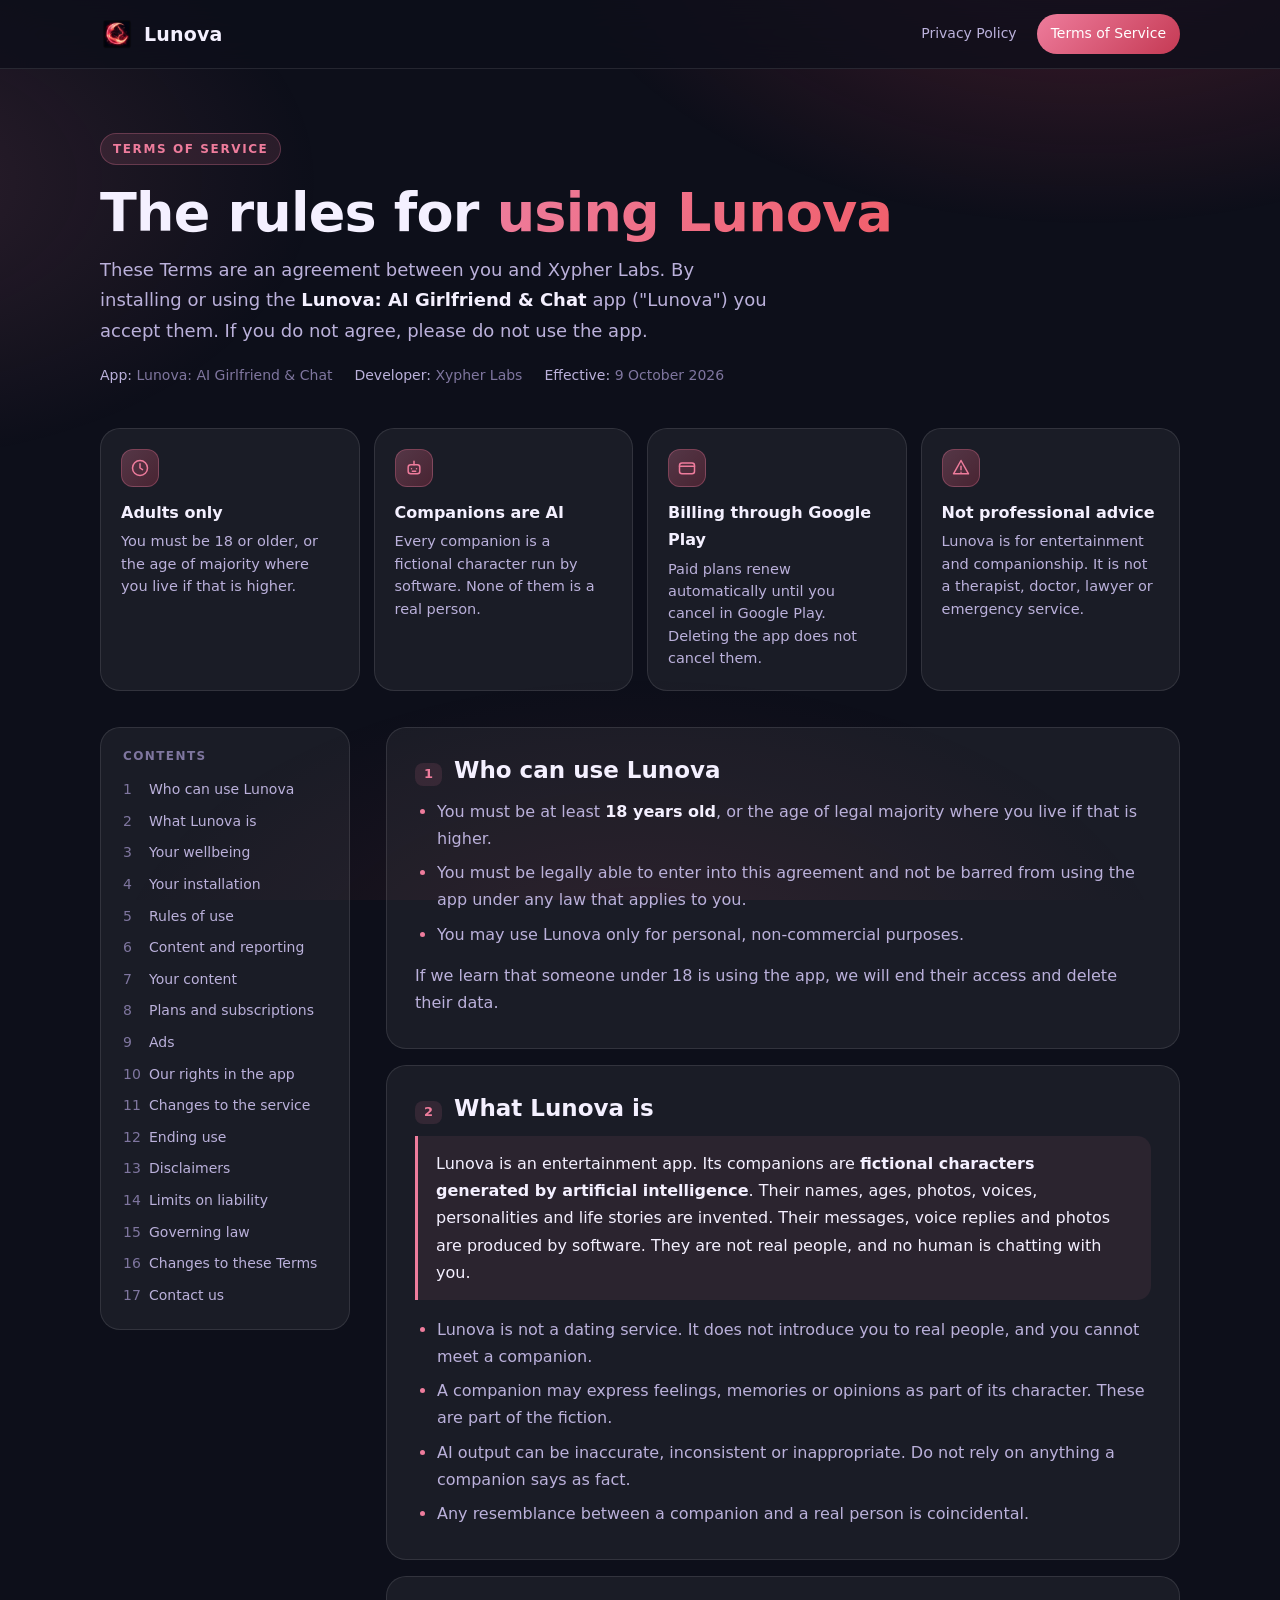
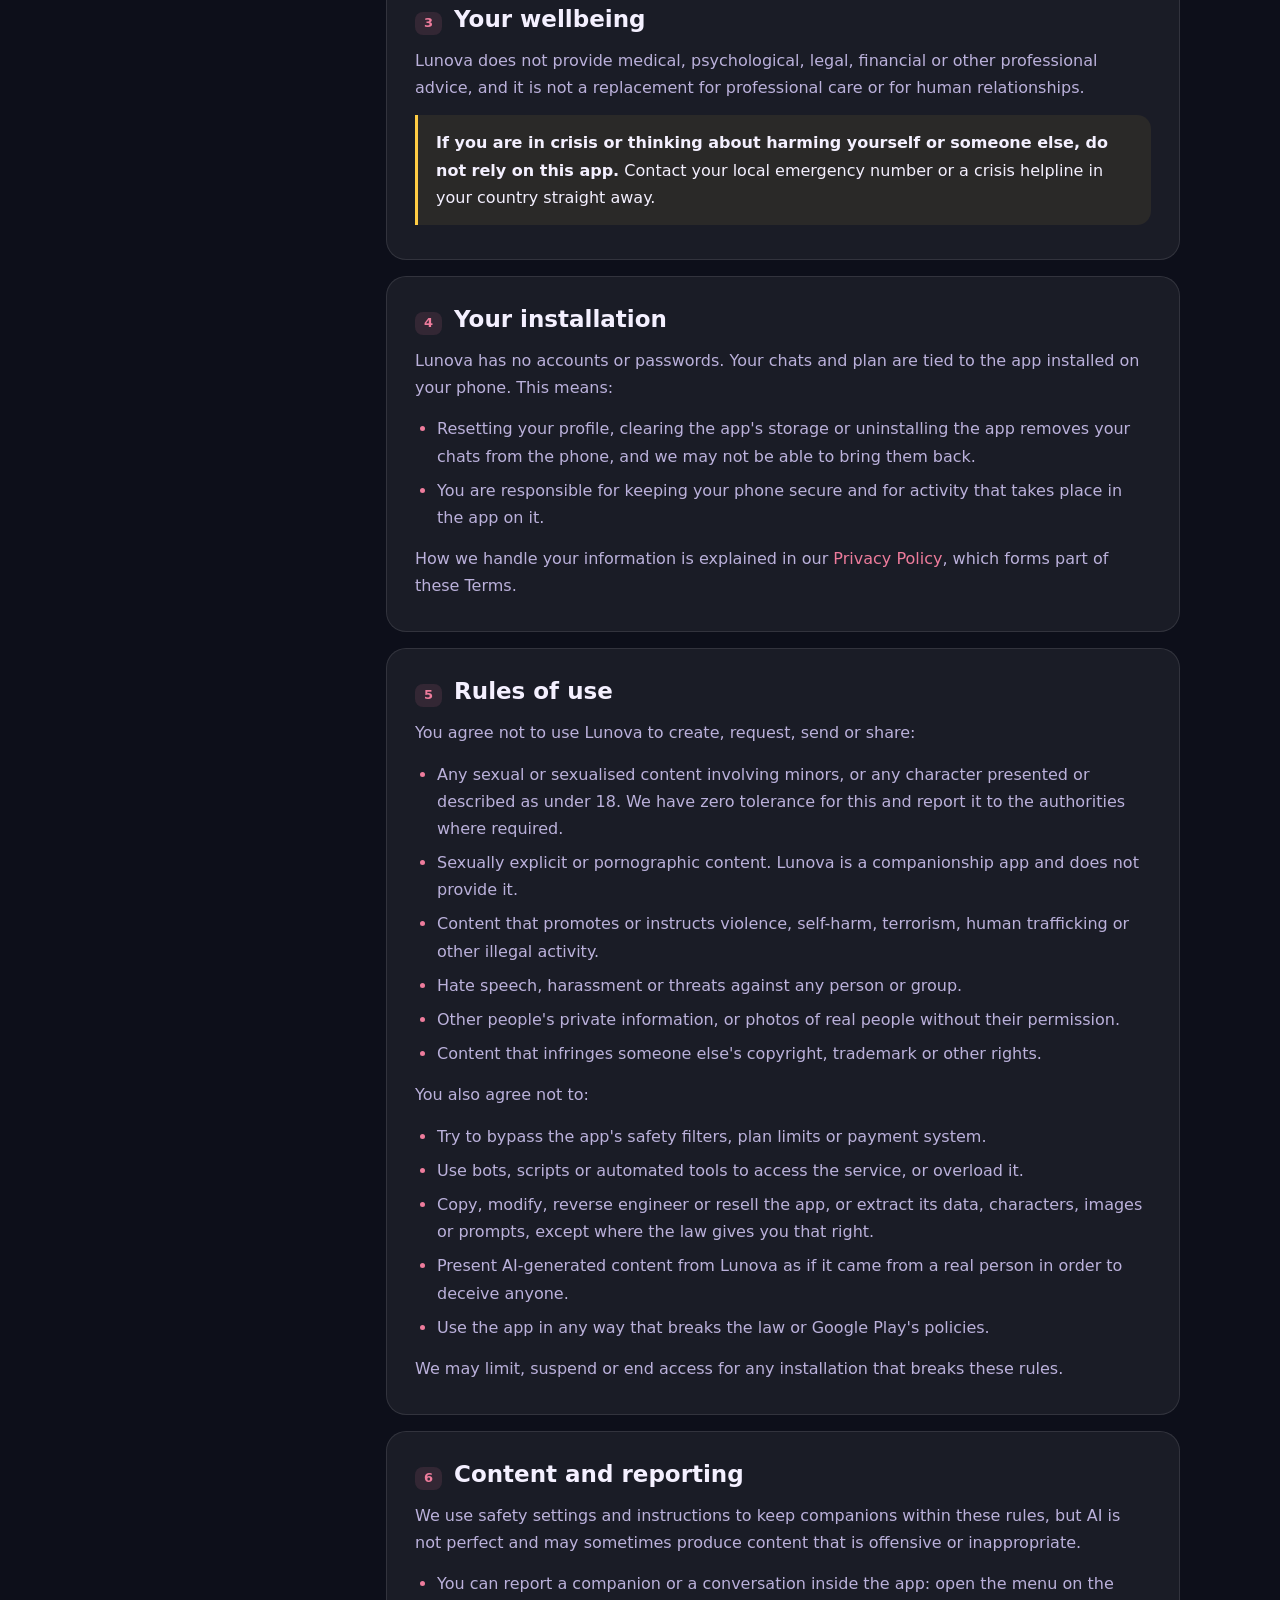
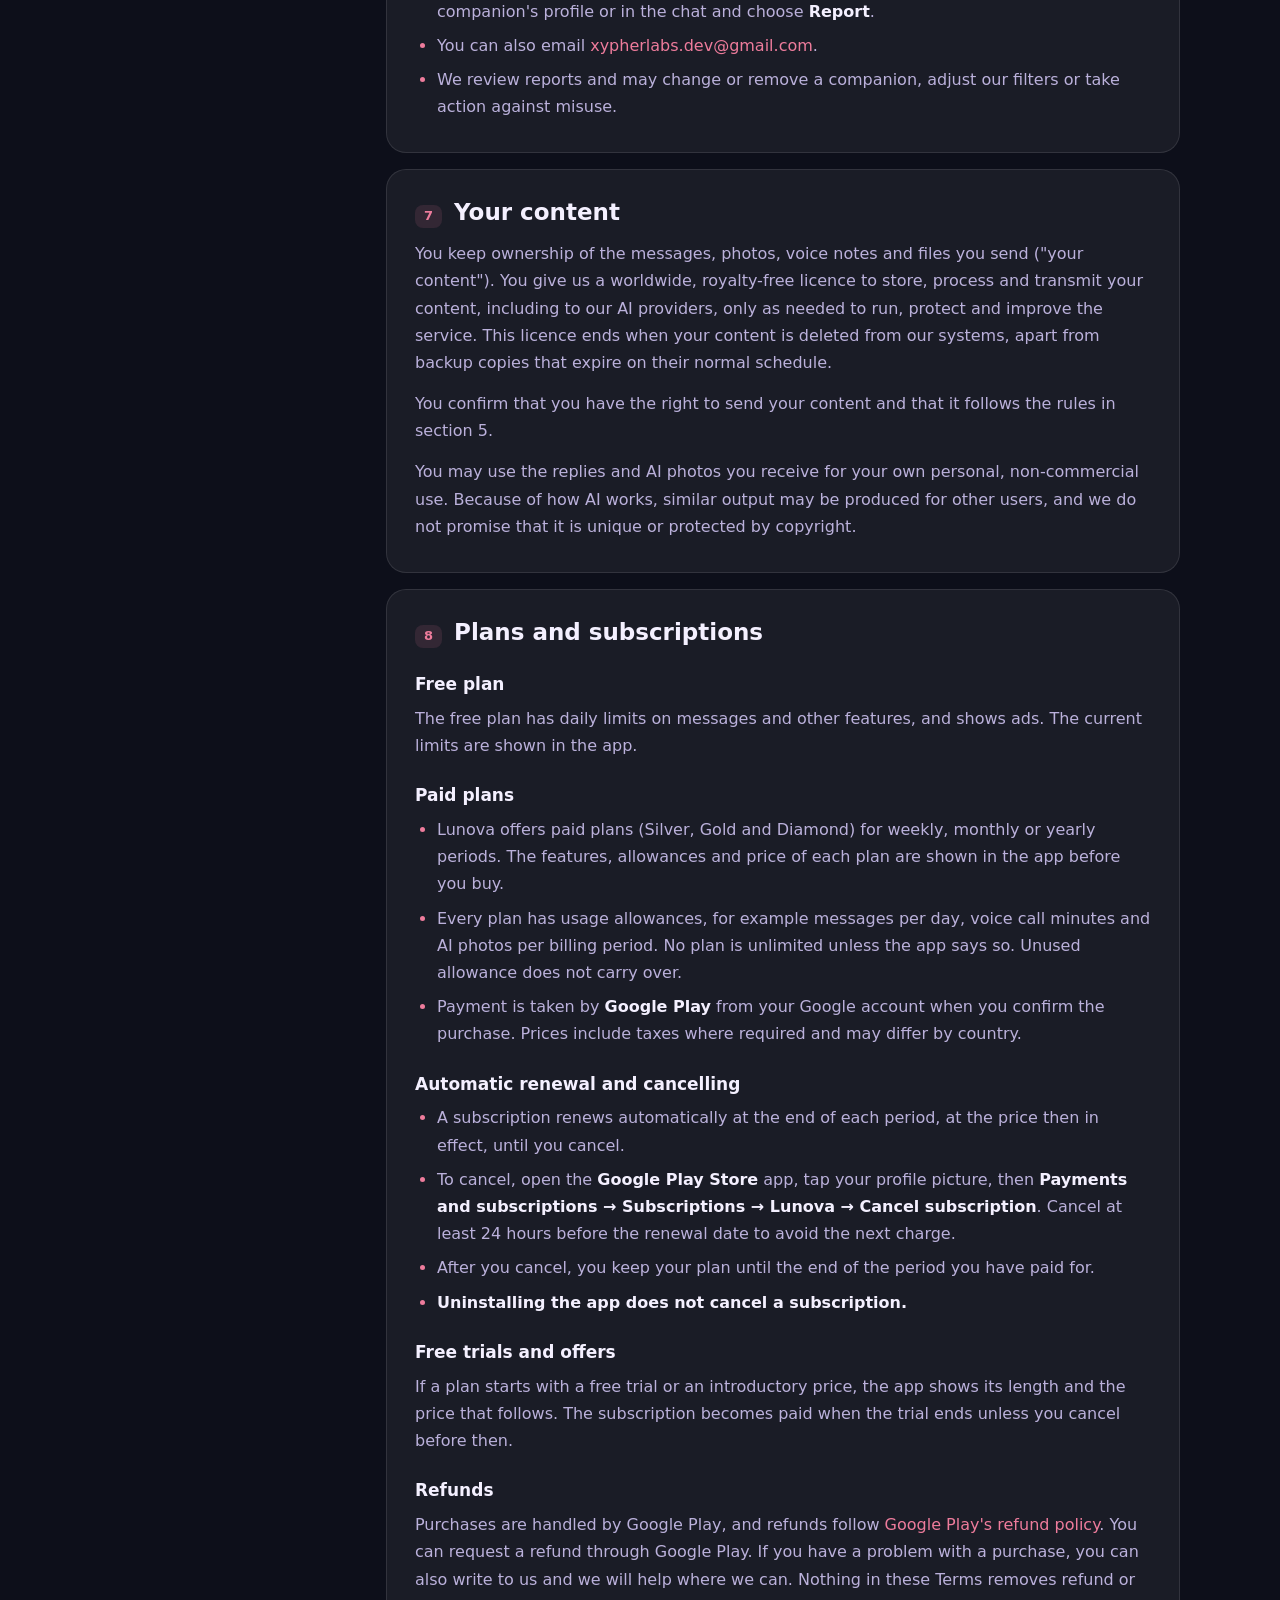
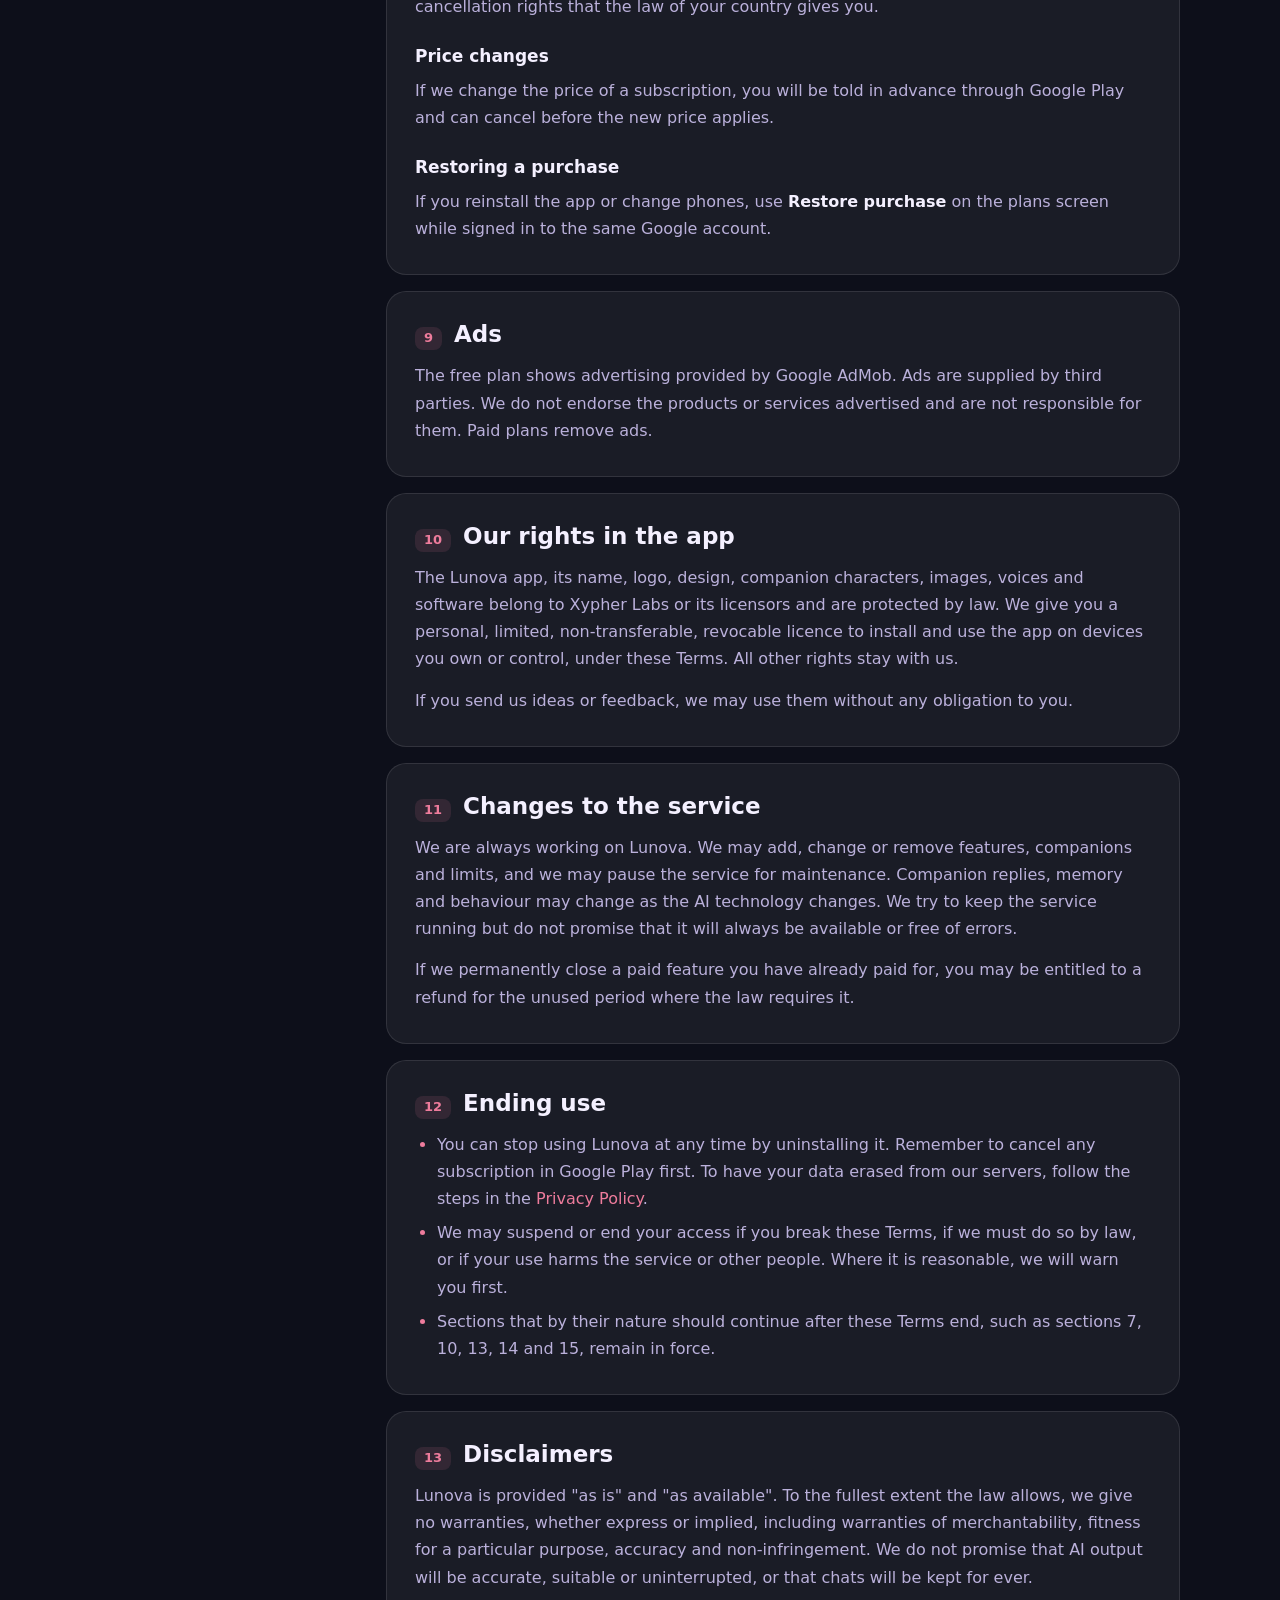
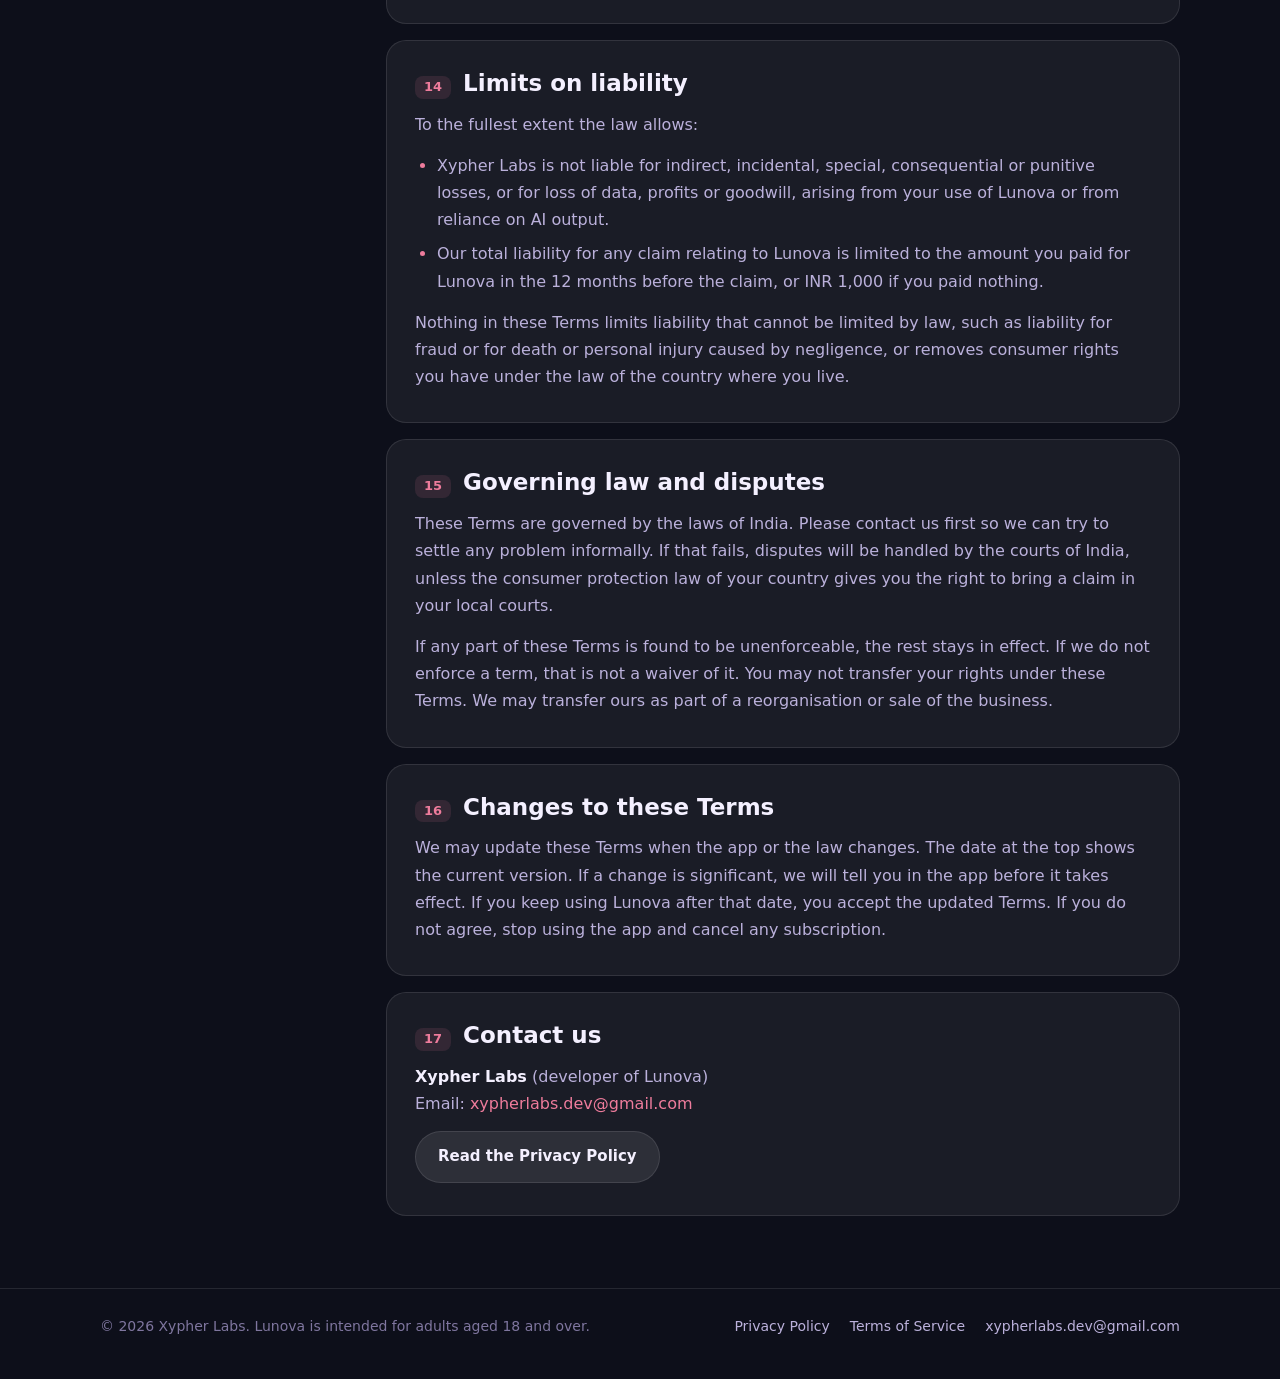
<file: terms.html>
<!DOCTYPE html>
<html lang="en">
<head>
  <meta charset="utf-8">
  <meta name="viewport" content="width=device-width, initial-scale=1">
  <title>Terms of Service | Lunova: AI Girlfriend &amp; Chat</title>
  <meta name="description" content="Terms of Service for Lunova: AI Girlfriend &amp; Chat, an AI companion app by Xypher Labs: eligibility, AI companions, subscriptions, refunds and rules of use.">
  <meta name="theme-color" content="#0D0F1A">
  <link rel="icon" type="image/png" href="icon.png">
  <link rel="stylesheet" href="style.css">
</head>
<body>

<header class="topbar">
  <div class="topbar-inner">
    <a class="brand" href="index.html" aria-label="Lunova home">
      <img src="icon.png" alt="" width="34" height="34">
      <span>Lunova</span>
    </a>
    <nav class="nav" aria-label="Legal pages">
      <a href="privacy.html">Privacy Policy</a>
      <a href="terms.html" aria-current="page">Terms of Service</a>
    </nav>
  </div>
</header>

<main>
  <div class="hero">
    <span class="eyebrow">Terms of Service</span>
    <h1>The rules for <span>using Lunova</span></h1>
    <p class="lead">These Terms are an agreement between you and Xypher Labs. By installing or using the <strong>Lunova: AI Girlfriend &amp; Chat</strong> app ("Lunova") you accept them. If you do not agree, please do not use the app.</p>
    <div class="meta">
      <span><b>App:</b> Lunova: AI Girlfriend &amp; Chat</span>
      <span><b>Developer:</b> Xypher Labs</span>
      <span><b>Effective:</b> 9 October 2026</span>
    </div>
  </div>

  <div class="glance" aria-label="Summary">
    <div class="card">
      <div class="icon"><svg viewBox="0 0 24 24" aria-hidden="true"><circle cx="12" cy="12" r="9"/><path d="M12 7v5l3 2"/></svg></div>
      <h3>Adults only</h3>
      <p>You must be 18 or older, or the age of majority where you live if that is higher.</p>
    </div>
    <div class="card">
      <div class="icon"><svg viewBox="0 0 24 24" aria-hidden="true"><rect x="5" y="8" width="14" height="11" rx="3"/><path d="M12 8V4M9 13h.01M15 13h.01M10 16h4"/></svg></div>
      <h3>Companions are AI</h3>
      <p>Every companion is a fictional character run by software. None of them is a real person.</p>
    </div>
    <div class="card">
      <div class="icon"><svg viewBox="0 0 24 24" aria-hidden="true"><rect x="3" y="6" width="18" height="13" rx="3"/><path d="M3 10h18"/></svg></div>
      <h3>Billing through Google Play</h3>
      <p>Paid plans renew automatically until you cancel in Google Play. Deleting the app does not cancel them.</p>
    </div>
    <div class="card">
      <div class="icon"><svg viewBox="0 0 24 24" aria-hidden="true"><path d="M12 3l9 16H3z"/><path d="M12 10v4M12 17h.01"/></svg></div>
      <h3>Not professional advice</h3>
      <p>Lunova is for entertainment and companionship. It is not a therapist, doctor, lawyer or emergency service.</p>
    </div>
  </div>

  <div class="layout">
    <aside class="toc" aria-label="Contents">
      <h2>Contents</h2>
      <ol>
        <li><a href="#eligibility">Who can use Lunova</a></li>
        <li><a href="#service">What Lunova is</a></li>
        <li><a href="#wellbeing">Your wellbeing</a></li>
        <li><a href="#install">Your installation</a></li>
        <li><a href="#rules">Rules of use</a></li>
        <li><a href="#content">Content and reporting</a></li>
        <li><a href="#your-content">Your content</a></li>
        <li><a href="#subscriptions">Plans and subscriptions</a></li>
        <li><a href="#ads">Ads</a></li>
        <li><a href="#ip">Our rights in the app</a></li>
        <li><a href="#changes-service">Changes to the service</a></li>
        <li><a href="#termination">Ending use</a></li>
        <li><a href="#disclaimer">Disclaimers</a></li>
        <li><a href="#liability">Limits on liability</a></li>
        <li><a href="#law">Governing law</a></li>
        <li><a href="#changes">Changes to these Terms</a></li>
        <li><a href="#contact">Contact us</a></li>
      </ol>
    </aside>

    <article class="doc">

      <section id="eligibility">
        <h2><span class="num">1</span>Who can use Lunova</h2>
        <ul>
          <li>You must be at least <strong>18 years old</strong>, or the age of legal majority where you live if that is higher.</li>
          <li>You must be legally able to enter into this agreement and not be barred from using the app under any law that applies to you.</li>
          <li>You may use Lunova only for personal, non-commercial purposes.</li>
        </ul>
        <p>If we learn that someone under 18 is using the app, we will end their access and delete their data.</p>
      </section>

      <section id="service">
        <h2><span class="num">2</span>What Lunova is</h2>
        <div class="note">
          <p>Lunova is an entertainment app. Its companions are <strong>fictional characters generated by artificial intelligence</strong>. Their names, ages, photos, voices, personalities and life stories are invented. Their messages, voice replies and photos are produced by software. They are not real people, and no human is chatting with you.</p>
        </div>
        <ul>
          <li>Lunova is not a dating service. It does not introduce you to real people, and you cannot meet a companion.</li>
          <li>A companion may express feelings, memories or opinions as part of its character. These are part of the fiction.</li>
          <li>AI output can be inaccurate, inconsistent or inappropriate. Do not rely on anything a companion says as fact.</li>
          <li>Any resemblance between a companion and a real person is coincidental.</li>
        </ul>
      </section>

      <section id="wellbeing">
        <h2><span class="num">3</span>Your wellbeing</h2>
        <p>Lunova does not provide medical, psychological, legal, financial or other professional advice, and it is not a replacement for professional care or for human relationships.</p>
        <div class="note gold">
          <p><strong>If you are in crisis or thinking about harming yourself or someone else, do not rely on this app.</strong> Contact your local emergency number or a crisis helpline in your country straight away.</p>
        </div>
      </section>

      <section id="install">
        <h2><span class="num">4</span>Your installation</h2>
        <p>Lunova has no accounts or passwords. Your chats and plan are tied to the app installed on your phone. This means:</p>
        <ul>
          <li>Resetting your profile, clearing the app's storage or uninstalling the app removes your chats from the phone, and we may not be able to bring them back.</li>
          <li>You are responsible for keeping your phone secure and for activity that takes place in the app on it.</li>
        </ul>
        <p>How we handle your information is explained in our <a href="privacy.html">Privacy Policy</a>, which forms part of these Terms.</p>
      </section>

      <section id="rules">
        <h2><span class="num">5</span>Rules of use</h2>
        <p>You agree not to use Lunova to create, request, send or share:</p>
        <ul>
          <li>Any sexual or sexualised content involving minors, or any character presented or described as under 18. We have zero tolerance for this and report it to the authorities where required.</li>
          <li>Sexually explicit or pornographic content. Lunova is a companionship app and does not provide it.</li>
          <li>Content that promotes or instructs violence, self-harm, terrorism, human trafficking or other illegal activity.</li>
          <li>Hate speech, harassment or threats against any person or group.</li>
          <li>Other people's private information, or photos of real people without their permission.</li>
          <li>Content that infringes someone else's copyright, trademark or other rights.</li>
        </ul>
        <p>You also agree not to:</p>
        <ul>
          <li>Try to bypass the app's safety filters, plan limits or payment system.</li>
          <li>Use bots, scripts or automated tools to access the service, or overload it.</li>
          <li>Copy, modify, reverse engineer or resell the app, or extract its data, characters, images or prompts, except where the law gives you that right.</li>
          <li>Present AI-generated content from Lunova as if it came from a real person in order to deceive anyone.</li>
          <li>Use the app in any way that breaks the law or Google Play's policies.</li>
        </ul>
        <p>We may limit, suspend or end access for any installation that breaks these rules.</p>
      </section>

      <section id="content">
        <h2><span class="num">6</span>Content and reporting</h2>
        <p>We use safety settings and instructions to keep companions within these rules, but AI is not perfect and may sometimes produce content that is offensive or inappropriate.</p>
        <ul>
          <li>You can report a companion or a conversation inside the app: open the menu on the companion's profile or in the chat and choose <strong>Report</strong>.</li>
          <li>You can also email <a href="mailto:xypherlabs.dev@gmail.com">xypherlabs.dev@gmail.com</a>.</li>
          <li>We review reports and may change or remove a companion, adjust our filters or take action against misuse.</li>
        </ul>
      </section>

      <section id="your-content">
        <h2><span class="num">7</span>Your content</h2>
        <p>You keep ownership of the messages, photos, voice notes and files you send ("your content"). You give us a worldwide, royalty-free licence to store, process and transmit your content, including to our AI providers, only as needed to run, protect and improve the service. This licence ends when your content is deleted from our systems, apart from backup copies that expire on their normal schedule.</p>
        <p>You confirm that you have the right to send your content and that it follows the rules in section 5.</p>
        <p>You may use the replies and AI photos you receive for your own personal, non-commercial use. Because of how AI works, similar output may be produced for other users, and we do not promise that it is unique or protected by copyright.</p>
      </section>

      <section id="subscriptions">
        <h2><span class="num">8</span>Plans and subscriptions</h2>
        <h3>Free plan</h3>
        <p>The free plan has daily limits on messages and other features, and shows ads. The current limits are shown in the app.</p>
        <h3>Paid plans</h3>
        <ul>
          <li>Lunova offers paid plans (Silver, Gold and Diamond) for weekly, monthly or yearly periods. The features, allowances and price of each plan are shown in the app before you buy.</li>
          <li>Every plan has usage allowances, for example messages per day, voice call minutes and AI photos per billing period. No plan is unlimited unless the app says so. Unused allowance does not carry over.</li>
          <li>Payment is taken by <strong>Google Play</strong> from your Google account when you confirm the purchase. Prices include taxes where required and may differ by country.</li>
        </ul>
        <h3>Automatic renewal and cancelling</h3>
        <ul>
          <li>A subscription renews automatically at the end of each period, at the price then in effect, until you cancel.</li>
          <li>To cancel, open the <strong>Google Play Store</strong> app, tap your profile picture, then <strong>Payments and subscriptions → Subscriptions → Lunova → Cancel subscription</strong>. Cancel at least 24 hours before the renewal date to avoid the next charge.</li>
          <li>After you cancel, you keep your plan until the end of the period you have paid for.</li>
          <li><strong>Uninstalling the app does not cancel a subscription.</strong></li>
        </ul>
        <h3>Free trials and offers</h3>
        <p>If a plan starts with a free trial or an introductory price, the app shows its length and the price that follows. The subscription becomes paid when the trial ends unless you cancel before then.</p>
        <h3>Refunds</h3>
        <p>Purchases are handled by Google Play, and refunds follow <a href="https://support.google.com/googleplay/answer/2479637" rel="noopener">Google Play's refund policy</a>. You can request a refund through Google Play. If you have a problem with a purchase, you can also write to us and we will help where we can. Nothing in these Terms removes refund or cancellation rights that the law of your country gives you.</p>
        <h3>Price changes</h3>
        <p>If we change the price of a subscription, you will be told in advance through Google Play and can cancel before the new price applies.</p>
        <h3>Restoring a purchase</h3>
        <p>If you reinstall the app or change phones, use <strong>Restore purchase</strong> on the plans screen while signed in to the same Google account.</p>
      </section>

      <section id="ads">
        <h2><span class="num">9</span>Ads</h2>
        <p>The free plan shows advertising provided by Google AdMob. Ads are supplied by third parties. We do not endorse the products or services advertised and are not responsible for them. Paid plans remove ads.</p>
      </section>

      <section id="ip">
        <h2><span class="num">10</span>Our rights in the app</h2>
        <p>The Lunova app, its name, logo, design, companion characters, images, voices and software belong to Xypher Labs or its licensors and are protected by law. We give you a personal, limited, non-transferable, revocable licence to install and use the app on devices you own or control, under these Terms. All other rights stay with us.</p>
        <p>If you send us ideas or feedback, we may use them without any obligation to you.</p>
      </section>

      <section id="changes-service">
        <h2><span class="num">11</span>Changes to the service</h2>
        <p>We are always working on Lunova. We may add, change or remove features, companions and limits, and we may pause the service for maintenance. Companion replies, memory and behaviour may change as the AI technology changes. We try to keep the service running but do not promise that it will always be available or free of errors.</p>
        <p>If we permanently close a paid feature you have already paid for, you may be entitled to a refund for the unused period where the law requires it.</p>
      </section>

      <section id="termination">
        <h2><span class="num">12</span>Ending use</h2>
        <ul>
          <li>You can stop using Lunova at any time by uninstalling it. Remember to cancel any subscription in Google Play first. To have your data erased from our servers, follow the steps in the <a href="privacy.html#delete-data">Privacy Policy</a>.</li>
          <li>We may suspend or end your access if you break these Terms, if we must do so by law, or if your use harms the service or other people. Where it is reasonable, we will warn you first.</li>
          <li>Sections that by their nature should continue after these Terms end, such as sections 7, 10, 13, 14 and 15, remain in force.</li>
        </ul>
      </section>

      <section id="disclaimer">
        <h2><span class="num">13</span>Disclaimers</h2>
        <p>Lunova is provided "as is" and "as available". To the fullest extent the law allows, we give no warranties, whether express or implied, including warranties of merchantability, fitness for a particular purpose, accuracy and non-infringement. We do not promise that AI output will be accurate, suitable or uninterrupted, or that chats will be kept for ever.</p>
      </section>

      <section id="liability">
        <h2><span class="num">14</span>Limits on liability</h2>
        <p>To the fullest extent the law allows:</p>
        <ul>
          <li>Xypher Labs is not liable for indirect, incidental, special, consequential or punitive losses, or for loss of data, profits or goodwill, arising from your use of Lunova or from reliance on AI output.</li>
          <li>Our total liability for any claim relating to Lunova is limited to the amount you paid for Lunova in the 12 months before the claim, or INR 1,000 if you paid nothing.</li>
        </ul>
        <p>Nothing in these Terms limits liability that cannot be limited by law, such as liability for fraud or for death or personal injury caused by negligence, or removes consumer rights you have under the law of the country where you live.</p>
      </section>

      <section id="law">
        <h2><span class="num">15</span>Governing law and disputes</h2>
        <p>These Terms are governed by the laws of India. Please contact us first so we can try to settle any problem informally. If that fails, disputes will be handled by the courts of India, unless the consumer protection law of your country gives you the right to bring a claim in your local courts.</p>
        <p>If any part of these Terms is found to be unenforceable, the rest stays in effect. If we do not enforce a term, that is not a waiver of it. You may not transfer your rights under these Terms. We may transfer ours as part of a reorganisation or sale of the business.</p>
      </section>

      <section id="changes">
        <h2><span class="num">16</span>Changes to these Terms</h2>
        <p>We may update these Terms when the app or the law changes. The date at the top shows the current version. If a change is significant, we will tell you in the app before it takes effect. If you keep using Lunova after that date, you accept the updated Terms. If you do not agree, stop using the app and cancel any subscription.</p>
      </section>

      <section id="contact">
        <h2><span class="num">17</span>Contact us</h2>
        <p><strong>Xypher Labs</strong> (developer of Lunova)<br>
        Email: <a href="mailto:xypherlabs.dev@gmail.com">xypherlabs.dev@gmail.com</a></p>
        <p><a class="btn ghost" href="privacy.html">Read the Privacy Policy</a></p>
      </section>

    </article>
  </div>
</main>

<footer>
  <div class="footer-inner">
    <span>© 2026 Xypher Labs. Lunova is intended for adults aged 18 and over.</span>
    <nav aria-label="Footer">
      <a href="privacy.html">Privacy Policy</a>
      <a href="terms.html">Terms of Service</a>
      <a href="mailto:xypherlabs.dev@gmail.com">xypherlabs.dev@gmail.com</a>
    </nav>
  </div>
</footer>

</body>
</html>
</file>
<file: style.css>
/* Lunova legal pages — same palette as the app (ui/theme/Color.kt) */
:root {
  --bg-deep: #0D0F1A;
  --bg-surface: #1A1B2E;
  --bg-card: #20223A;
  --primary: #EE7C9C;
  --primary-dark: #C53A54;
  --accent: #F15F6B;
  --text: #F4F0FF;
  --text-2: #BBB1DB;
  --text-muted: #7F769F;
  --glass: rgba(255, 255, 255, 0.055);
  --glass-2: rgba(255, 255, 255, 0.085);
  --glass-border: rgba(255, 255, 255, 0.10);
  --green: #2BE58B;
  --gold: #FFCC44;
  --radius: 20px;
}

* { box-sizing: border-box; }

html { scroll-behavior: smooth; scroll-padding-top: 88px; }

body {
  margin: 0;
  background: var(--bg-deep);
  color: var(--text-2);
  font-family: Roboto, "Segoe UI", system-ui, -apple-system, "Helvetica Neue", Arial, sans-serif;
  font-size: 16px;
  line-height: 1.7;
  -webkit-font-smoothing: antialiased;
  overflow-x: hidden;
}

/* soft rose / crimson glow behind the page, like the app's splash */
body::before {
  content: "";
  position: fixed;
  inset: 0;
  z-index: -1;
  background:
    radial-gradient(60vw 50vh at 85% -10%, rgba(197, 58, 84, 0.30), transparent 70%),
    radial-gradient(50vw 45vh at -10% 20%, rgba(238, 124, 156, 0.14), transparent 70%),
    radial-gradient(60vw 50vh at 50% 110%, rgba(241, 95, 107, 0.10), transparent 70%);
  pointer-events: none;
}

a { color: var(--primary); text-decoration: none; }
a:hover { text-decoration: underline; }
a:focus-visible, summary:focus-visible { outline: 2px solid var(--primary); outline-offset: 3px; border-radius: 6px; }

strong { color: var(--text); font-weight: 600; }

/* ── top bar ─────────────────────────────────────────────────────────── */
.topbar {
  position: sticky;
  top: 0;
  z-index: 10;
  background: rgba(13, 15, 26, 0.78);
  backdrop-filter: blur(18px);
  -webkit-backdrop-filter: blur(18px);
  border-bottom: 1px solid var(--glass-border);
}
.topbar-inner {
  max-width: 1120px;
  margin: 0 auto;
  padding: 14px 20px;
  display: flex;
  align-items: center;
  justify-content: space-between;
  gap: 16px;
}
.brand { display: flex; align-items: center; gap: 10px; color: var(--text); font-weight: 700; font-size: 19px; letter-spacing: 0.2px; }
.brand:hover { text-decoration: none; }
.brand img { width: 34px; height: 34px; flex: none; border-radius: 10px; display: block; }
.nav { display: flex; gap: 6px; }
.nav a {
  color: var(--text-2);
  font-size: 14px;
  font-weight: 500;
  padding: 8px 14px;
  border-radius: 999px;
  white-space: nowrap;
}
.nav a:hover { background: var(--glass-2); text-decoration: none; color: var(--text); }
.nav a[aria-current="page"] {
  color: #fff;
  background: linear-gradient(135deg, var(--primary), var(--primary-dark));
}

/* ── hero ────────────────────────────────────────────────────────────── */
.hero { max-width: 1120px; margin: 0 auto; padding: 64px 20px 28px; }
.eyebrow {
  display: inline-block;
  font-size: 12px;
  font-weight: 600;
  letter-spacing: 1.6px;
  text-transform: uppercase;
  color: var(--primary);
  background: rgba(238, 124, 156, 0.12);
  border: 1px solid rgba(238, 124, 156, 0.28);
  padding: 5px 12px;
  border-radius: 999px;
}
.hero h1 {
  margin: 18px 0 12px;
  font-size: clamp(34px, 6vw, 54px);
  line-height: 1.1;
  letter-spacing: -0.8px;
  color: var(--text);
}
.hero h1 span {
  background: linear-gradient(120deg, var(--primary), var(--accent));
  -webkit-background-clip: text;
  background-clip: text;
  color: transparent;
}
.hero p.lead { max-width: 680px; font-size: 18px; margin: 0 0 18px; }
.meta { display: flex; flex-wrap: wrap; gap: 8px 22px; font-size: 14px; color: var(--text-muted); }
.meta b { color: var(--text-2); font-weight: 500; }

/* ── at-a-glance cards ───────────────────────────────────────────────── */
.glance {
  max-width: 1120px;
  margin: 0 auto;
  padding: 12px 20px 8px;
  display: grid;
  grid-template-columns: repeat(auto-fit, minmax(230px, 1fr));
  gap: 14px;
}
.glance .card {
  background: var(--glass);
  border: 1px solid var(--glass-border);
  border-radius: var(--radius);
  padding: 20px;
}
.glance .card h3 { margin: 12px 0 4px; font-size: 16px; color: var(--text); }
.glance .card p { margin: 0; font-size: 14.5px; line-height: 1.55; }
.icon {
  width: 38px; height: 38px;
  border-radius: 12px;
  display: grid; place-items: center;
  background: linear-gradient(135deg, rgba(238, 124, 156, 0.28), rgba(197, 58, 84, 0.28));
  border: 1px solid rgba(238, 124, 156, 0.30);
}
.icon svg { width: 20px; height: 20px; stroke: var(--primary); fill: none; stroke-width: 1.8; stroke-linecap: round; stroke-linejoin: round; }

/* ── layout: contents + document ─────────────────────────────────────── */
.layout {
  max-width: 1120px;
  margin: 0 auto;
  padding: 28px 20px 40px;
  display: grid;
  grid-template-columns: 250px minmax(0, 1fr);
  gap: 36px;
  align-items: start;
}
.toc {
  position: sticky;
  top: 88px;
  max-height: calc(100vh - 110px);
  overflow-y: auto;
  background: var(--glass);
  border: 1px solid var(--glass-border);
  border-radius: var(--radius);
  padding: 18px 14px;
}
.toc h2 { margin: 0 8px 8px; font-size: 12px; letter-spacing: 1.4px; text-transform: uppercase; color: var(--text-muted); }
.toc ol { list-style: none; margin: 0; padding: 0; counter-reset: toc; }
.toc li { counter-increment: toc; }
.toc a {
  display: flex;
  gap: 8px;
  padding: 6px 8px;
  border-radius: 10px;
  font-size: 14px;
  line-height: 1.4;
  color: var(--text-2);
}
.toc a::before { content: counter(toc); color: var(--text-muted); min-width: 18px; font-variant-numeric: tabular-nums; }
.toc a:hover { background: var(--glass-2); color: var(--text); text-decoration: none; }

.doc { min-width: 0; }
.doc section {
  background: var(--glass);
  border: 1px solid var(--glass-border);
  border-radius: var(--radius);
  padding: 28px 28px 18px;
  margin-bottom: 16px;
}
.doc h2 {
  margin: 0 0 12px;
  font-size: 23px;
  line-height: 1.3;
  color: var(--text);
  display: flex;
  gap: 12px;
  align-items: baseline;
}
.doc h2 .num {
  flex: none;
  font-size: 13px;
  font-weight: 700;
  color: var(--primary);
  background: rgba(238, 124, 156, 0.12);
  border-radius: 8px;
  padding: 3px 9px;
  font-variant-numeric: tabular-nums;
}
.doc h3 { margin: 22px 0 6px; font-size: 17px; color: var(--text); }
.doc p { margin: 0 0 14px; }
.doc ul, .doc ol { margin: 0 0 14px; padding-left: 22px; }
.doc li { margin-bottom: 7px; }
.doc li::marker { color: var(--primary); }

.note {
  border-left: 3px solid var(--primary);
  background: rgba(238, 124, 156, 0.08);
  border-radius: 0 14px 14px 0;
  padding: 14px 18px;
  margin: 0 0 16px;
  color: var(--text);
}
.note.gold { border-left-color: var(--gold); background: rgba(255, 204, 68, 0.07); }
.note p:last-child { margin-bottom: 0; }

/* tables */
.table-wrap { overflow-x: auto; margin: 0 0 16px; border: 1px solid var(--glass-border); border-radius: 14px; }
table { width: 100%; border-collapse: collapse; font-size: 14.5px; min-width: 560px; }
th, td { text-align: left; vertical-align: top; padding: 12px 14px; border-bottom: 1px solid var(--glass-border); }
th { color: var(--text); font-weight: 600; background: var(--glass-2); font-size: 13px; letter-spacing: 0.3px; }
tr:last-child td { border-bottom: 0; }
td:first-child { color: var(--text); font-weight: 500; }

.pill {
  display: inline-block;
  font-size: 12px;
  font-weight: 600;
  padding: 2px 9px;
  border-radius: 999px;
  white-space: nowrap;
}
.pill.no { color: var(--green); background: rgba(43, 229, 139, 0.10); border: 1px solid rgba(43, 229, 139, 0.28); }
.pill.yes { color: var(--primary); background: rgba(238, 124, 156, 0.10); border: 1px solid rgba(238, 124, 156, 0.28); }

.btn {
  display: inline-block;
  color: #fff;
  font-weight: 600;
  font-size: 15px;
  padding: 12px 22px;
  border-radius: 999px;
  background: linear-gradient(135deg, var(--primary), var(--primary-dark));
  box-shadow: 0 10px 30px -10px rgba(197, 58, 84, 0.8);
}
.btn:hover { text-decoration: none; filter: brightness(1.08); }
.btn.ghost { background: var(--glass-2); border: 1px solid var(--glass-border); box-shadow: none; color: var(--text); }

/* landing page link cards */
.links {
  max-width: 1120px;
  margin: 0 auto;
  padding: 16px 20px 40px;
  display: grid;
  grid-template-columns: repeat(auto-fit, minmax(260px, 1fr));
  gap: 16px;
}
.links a.card {
  display: block;
  background: var(--glass);
  border: 1px solid var(--glass-border);
  border-radius: var(--radius);
  padding: 26px;
  color: var(--text-2);
  transition: transform 0.18s ease, border-color 0.18s ease, background 0.18s ease;
}
.links a.card:hover { text-decoration: none; transform: translateY(-3px); border-color: rgba(238, 124, 156, 0.45); background: var(--glass-2); }
.links a.card h2 { margin: 14px 0 6px; font-size: 20px; color: var(--text); }
.links a.card p { margin: 0 0 12px; font-size: 15px; }
.links a.card .go { color: var(--primary); font-weight: 600; font-size: 14px; }

/* ── footer ──────────────────────────────────────────────────────────── */
footer {
  border-top: 1px solid var(--glass-border);
  margin-top: 16px;
}
.footer-inner {
  max-width: 1120px;
  margin: 0 auto;
  padding: 26px 20px 40px;
  display: flex;
  flex-wrap: wrap;
  justify-content: space-between;
  gap: 12px 24px;
  font-size: 14px;
  color: var(--text-muted);
}
.footer-inner nav { display: flex; flex-wrap: wrap; gap: 6px 20px; }
.footer-inner a { color: var(--text-2); }

/* nothing may push the page wider than the screen */
.glance > *, .links > *, .layout > * { min-width: 0; }
.hero h1, .doc h2, .doc p, .doc li { overflow-wrap: break-word; }

/* ── small screens ───────────────────────────────────────────────────── */
@media (max-width: 880px) {
  .layout { grid-template-columns: 1fr; gap: 16px; }
  .toc { position: static; max-height: none; }
  .toc ol { columns: 2; column-gap: 8px; }
  .toc li { break-inside: avoid; }
}
@media (max-width: 560px) {
  body { font-size: 15.5px; }
  .hero { padding-top: 40px; }
  .doc section { padding: 22px 18px 12px; }
  .doc h2 { font-size: 20px; }
  .toc ol { columns: 1; }
  .nav a { padding: 7px 10px; font-size: 13px; }
  .brand span { display: none; }
}

@media (prefers-reduced-motion: reduce) {
  html { scroll-behavior: auto; }
  .links a.card { transition: none; }
}

/* printing: plain black on white */
@media print {
  body { background: #fff; color: #222; }
  body::before, .topbar, .toc, footer nav { display: none; }
  .layout { display: block; padding: 0; }
  .doc section, .glance .card { background: none; border: 0; padding: 0 0 12px; break-inside: avoid; }
  .hero h1, .hero h1 span, .doc h2, .doc h3, strong, td:first-child, th, .note { color: #000; -webkit-text-fill-color: #000; }
  a { color: #000; text-decoration: underline; }
}
</file>
